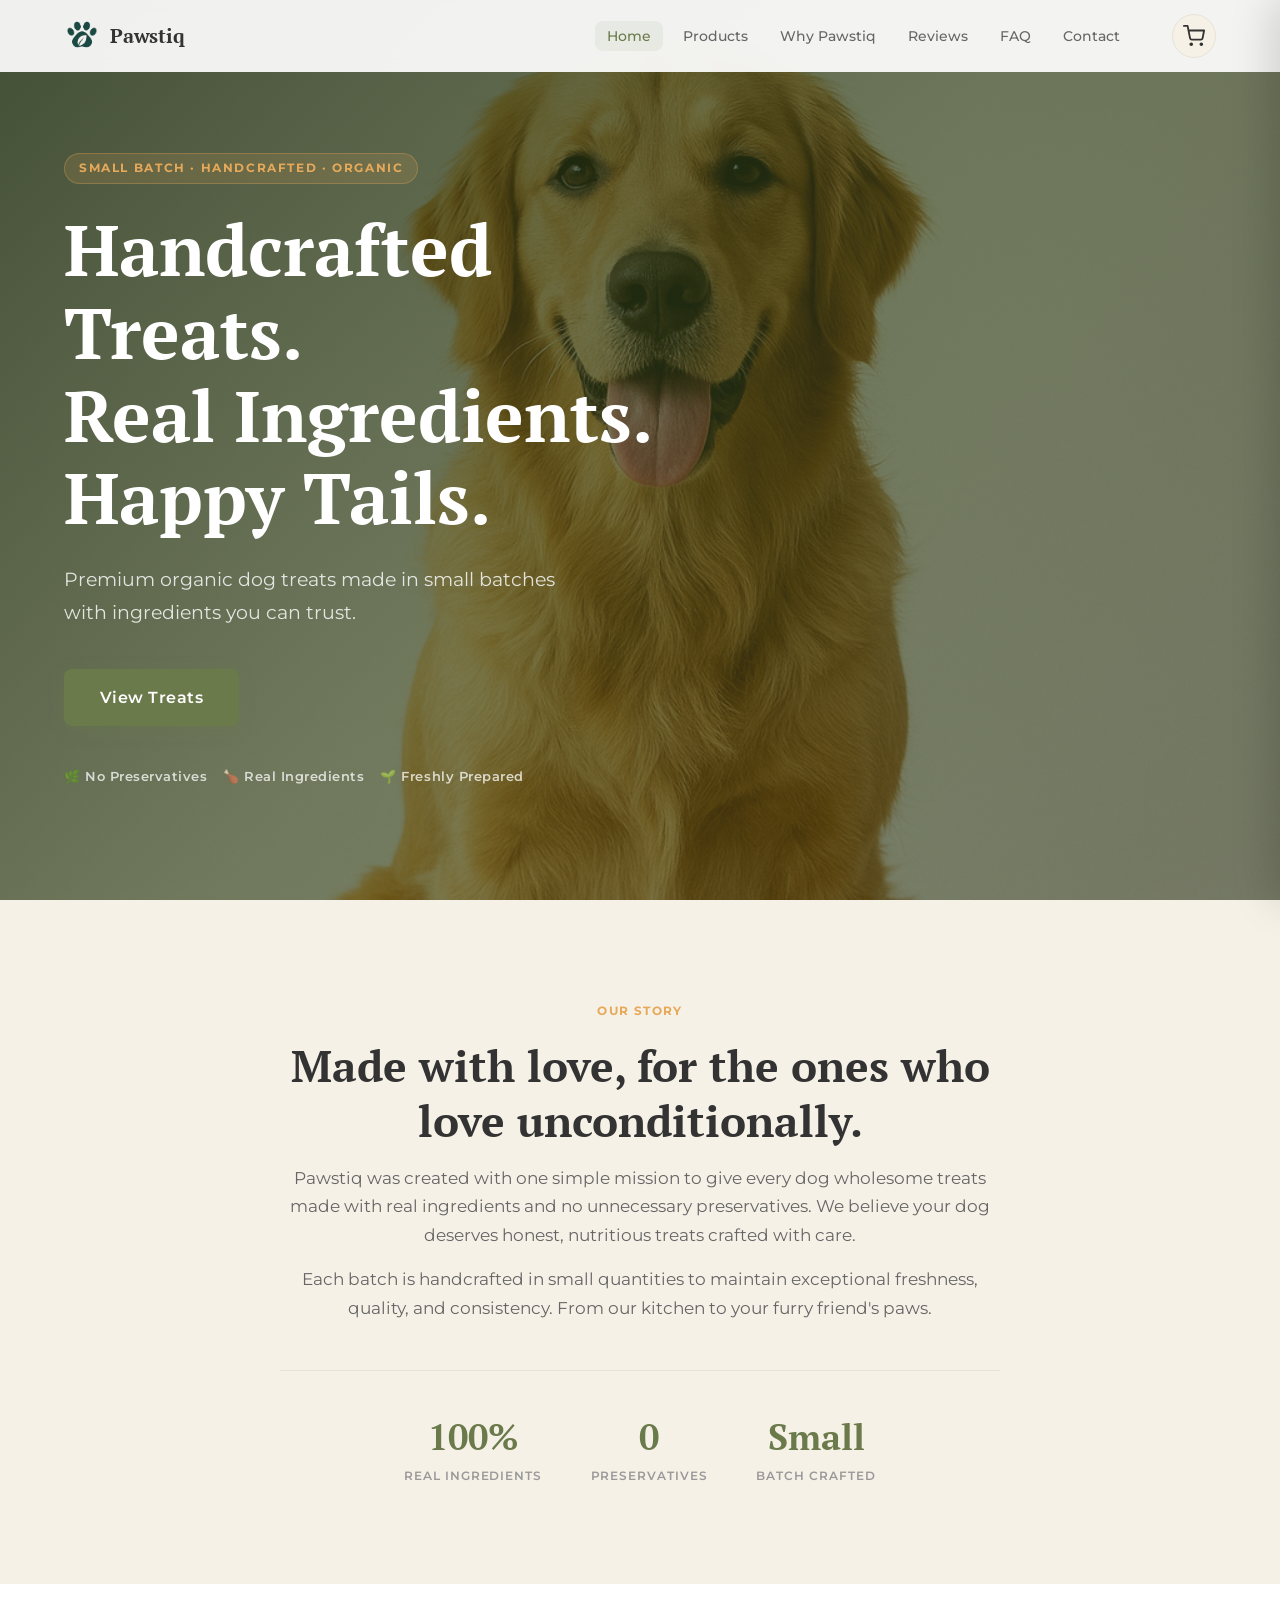
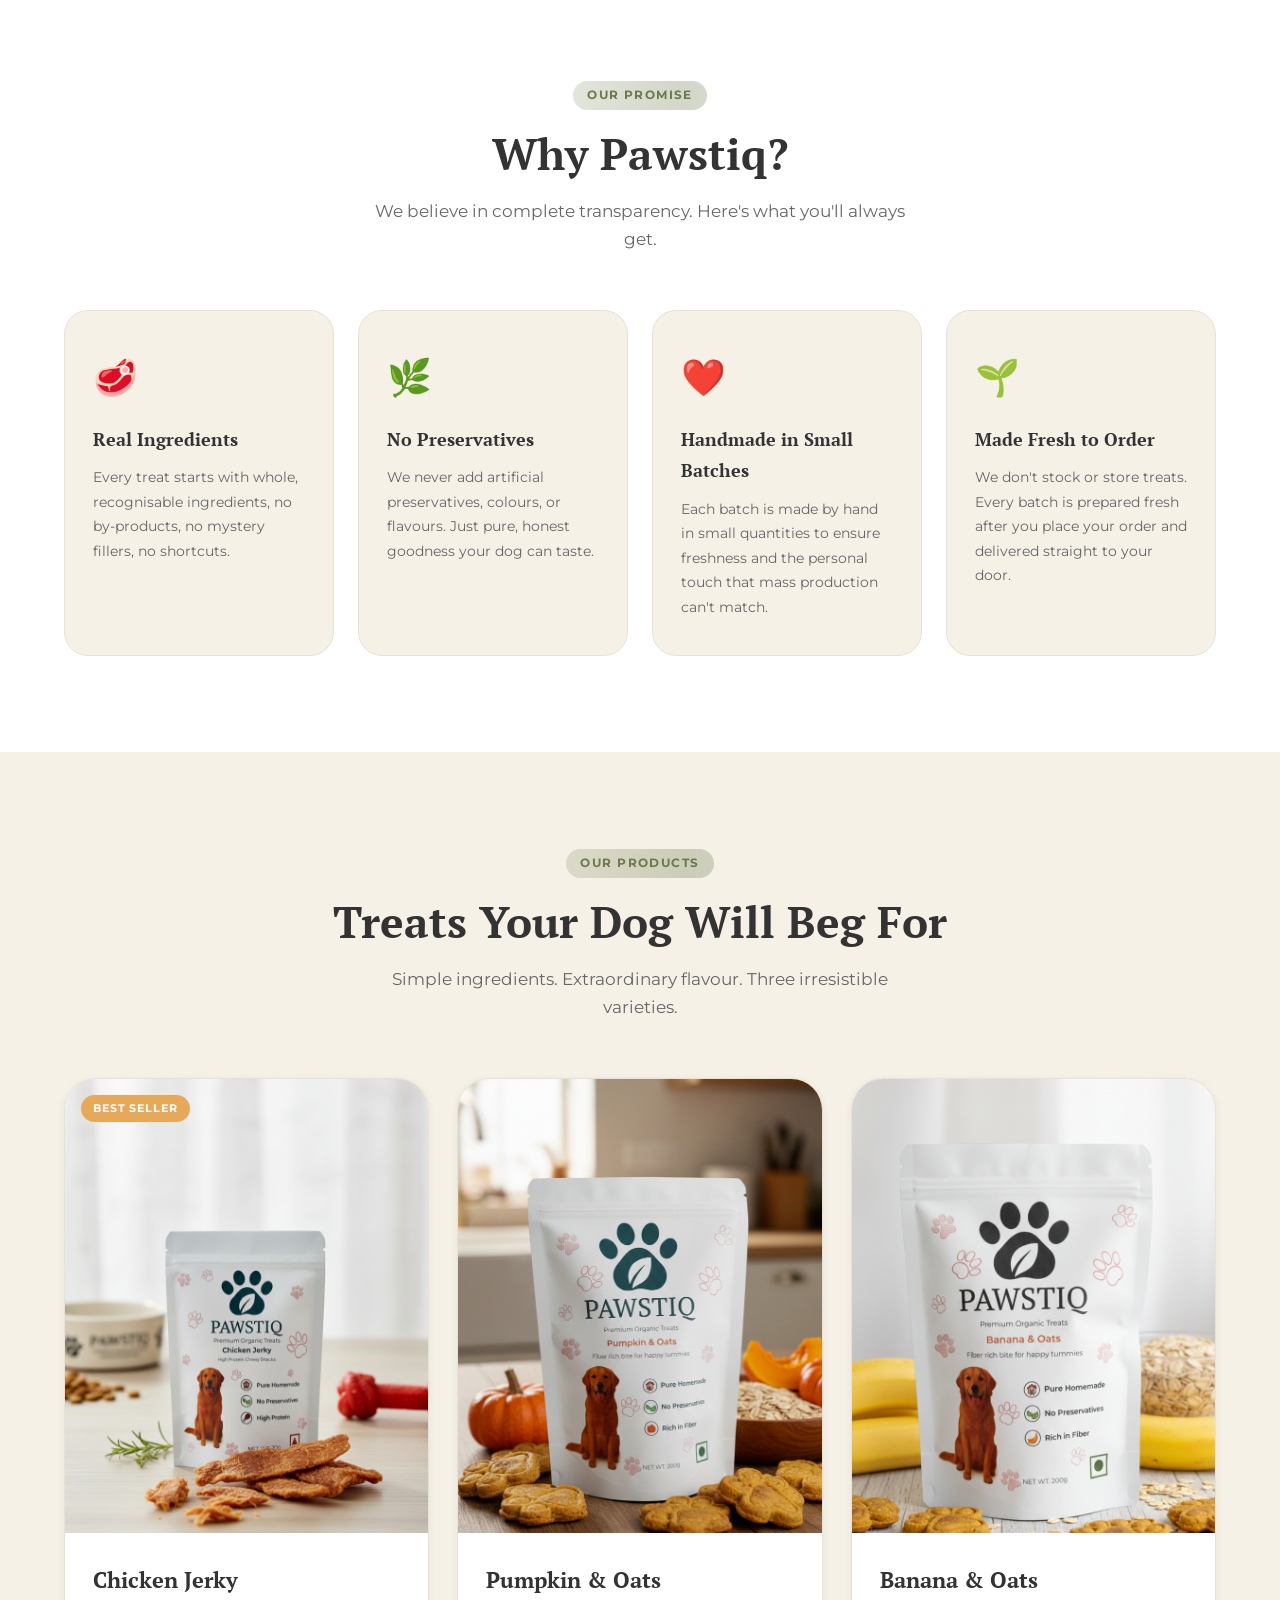
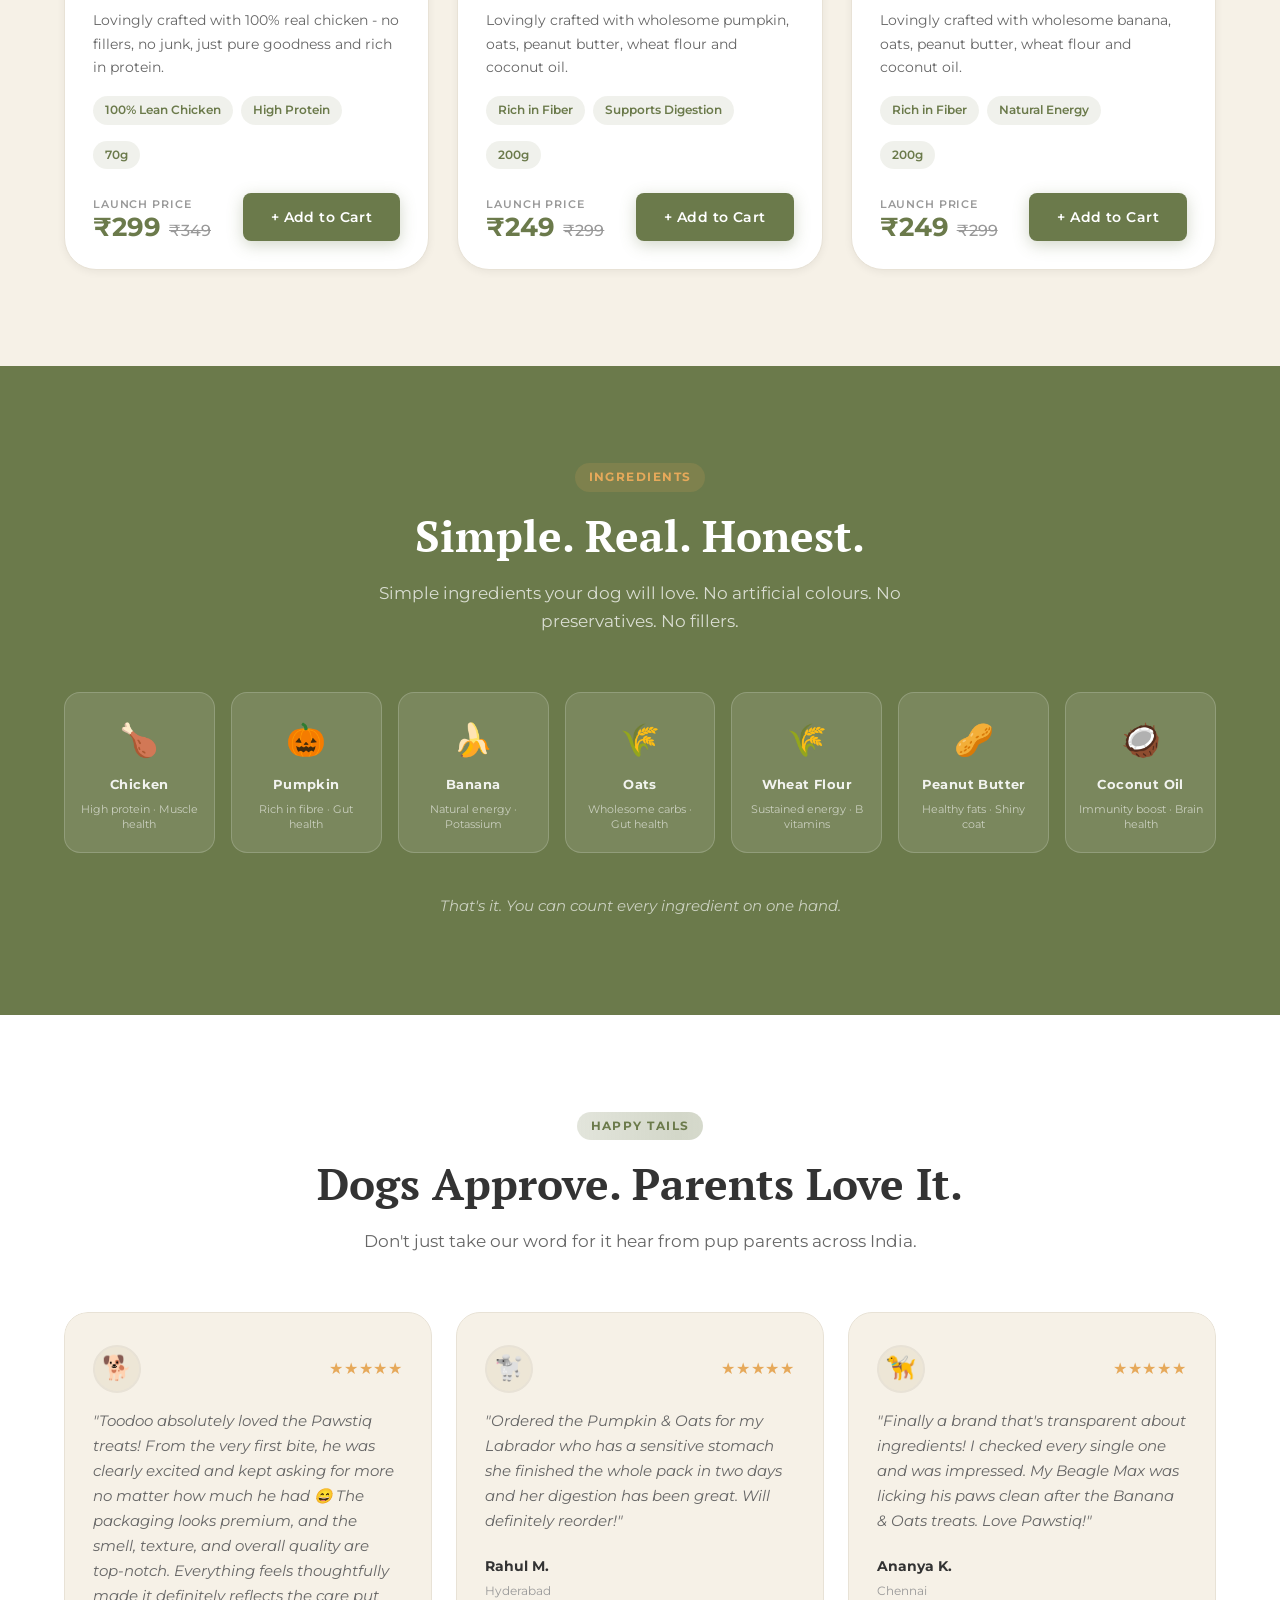
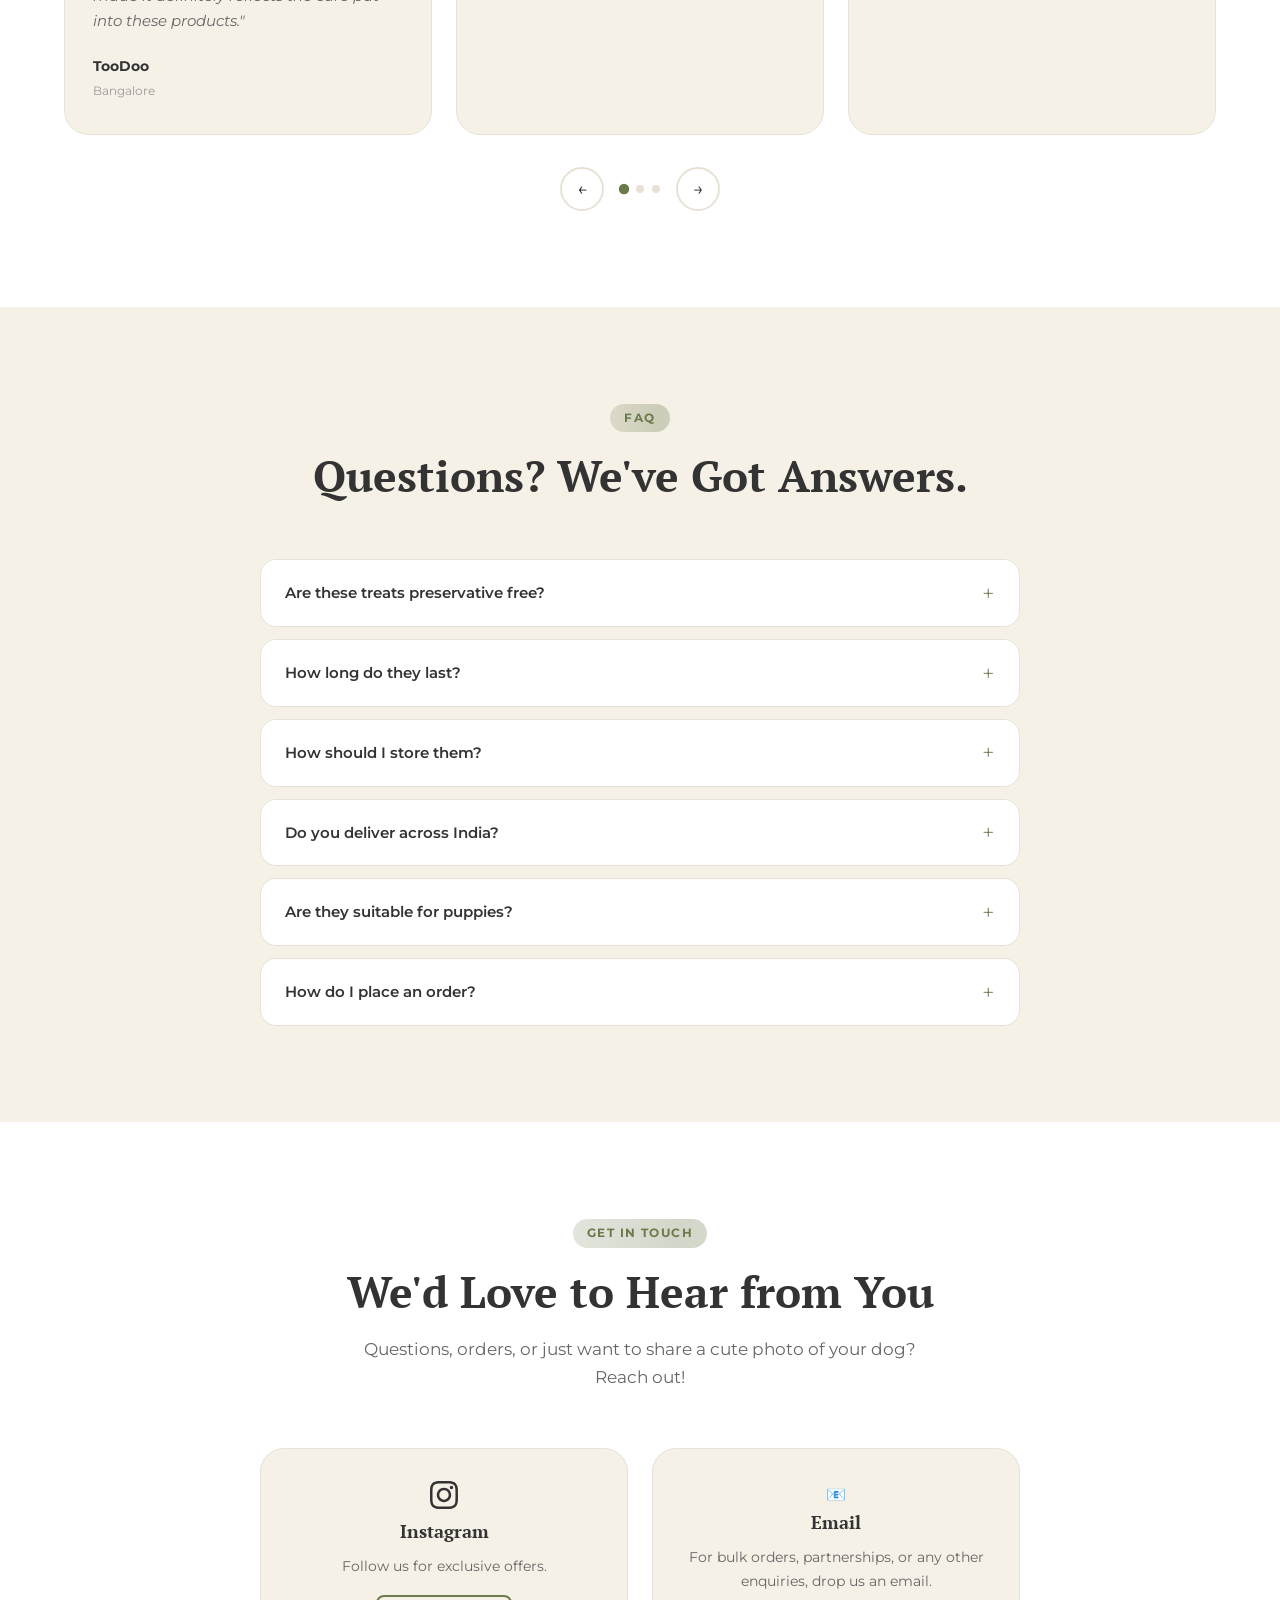
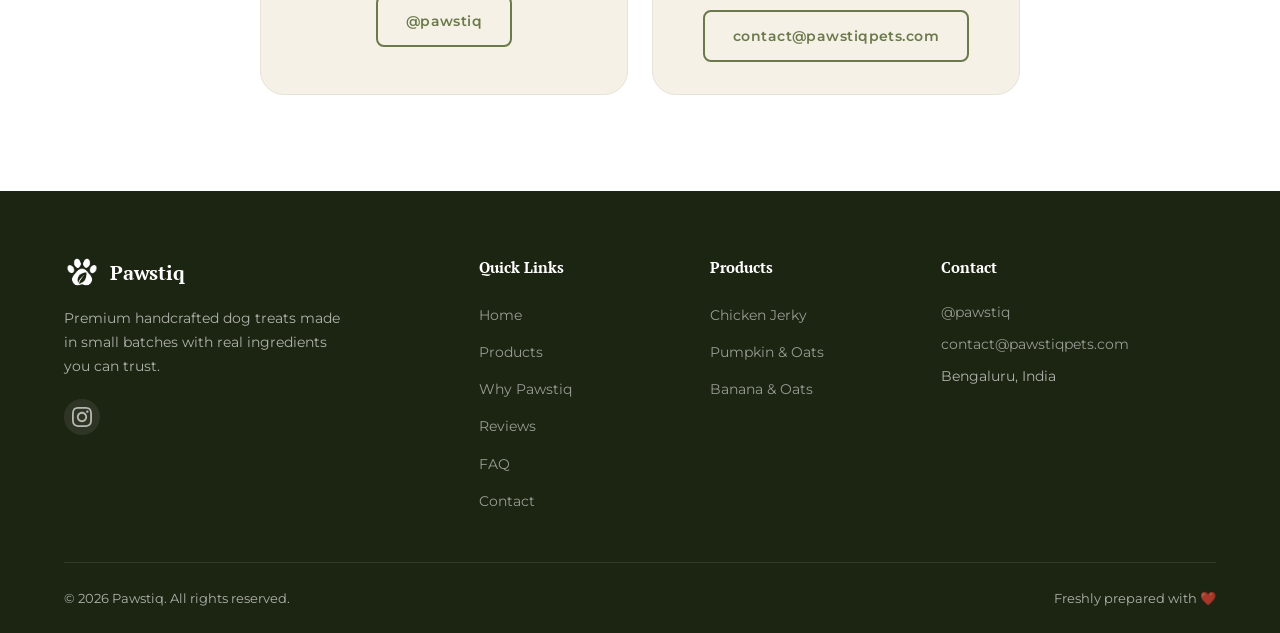
<file: index.html>
<!DOCTYPE html>
<html lang="en">
<head>
  <meta charset="UTF-8" />
  <meta name="viewport" content="width=device-width, initial-scale=1.0" />
  <title>Pawstiq | Premium Organic Dog Treats</title>
  <meta name="description" content="Premium handcrafted organic dog treats made with real ingredients. Chicken Jerky, Pumpkin & Oats and Banana & Oats." />
  <meta name="keywords" content="dog treats, organic dog treats, handmade dog treats, chicken jerky for dogs, pumpkin oats dog treats, banana oats dog treats, Pawstiq, Bengaluru" />
  <meta name="author" content="Pawstiq" />
  <meta name="robots" content="index, follow" />

  <meta name="google-site-verification" content="qmtzZspxphYjNKHafVCUJaqApBjXEeE32LxuYkVrZkg" />
  <meta name="google-site-verification" content="slt3DRukmqCg0naQA1ey-2kAKqR4JwqtKyMnm-3n_ss" />

  <!-- Open Graph -->
  <meta property="og:type" content="website" />
  <meta property="og:title" content="Pawstiq | Premium Organic Dog Treats" />
  <meta property="og:description" content="Premium handcrafted organic dog treats made with real ingredients. Chicken Jerky, Pumpkin & Oats and Banana & Oats." />
  <meta property="og:url" content="https://pawstiqpets.com" />
  <meta property="og:image" content="images/hero.png" />
  <meta property="og:site_name" content="Pawstiq" />

  <!-- Twitter Card -->
  <meta name="twitter:card" content="summary_large_image" />
  <meta name="twitter:title" content="Pawstiq | Premium Organic Dog Treats" />
  <meta name="twitter:description" content="Premium handcrafted organic dog treats made with real ingredients." />
  <meta name="twitter:image" content="images/hero.png" />

  <!-- Favicon -->
  <link rel="icon" type="image/png" href="assets/favicon.png" />
  <link rel="apple-touch-icon" href="assets/favicon.png" />

  <!-- Fonts -->
  <link rel="preconnect" href="https://fonts.googleapis.com" />
  <link rel="preconnect" href="https://fonts.gstatic.com" crossorigin />
  <link href="https://fonts.googleapis.com/css2?family=PT+Serif:ital,wght@0,400;0,700;1,400&family=Montserrat:wght@300;400;500;600;700&display=swap" rel="stylesheet" />

  <!-- Google Analytics -->
  <script async src="https://www.googletagmanager.com/gtag/js?id=G-WWGC5LHVJN"></script>
  <script>
    window.dataLayer = window.dataLayer || [];
    function gtag(){dataLayer.push(arguments);}
    gtag('js', new Date());
    gtag('config', 'G-WWGC5LHVJN');
  </script>

  <!-- Stylesheet -->
  <link rel="stylesheet" href="css/style.css" />
</head>
<body>

  <!-- ===== NAVBAR ===== -->
  <header class="navbar" id="navbar">
    <div class="nav-container">
      <a href="#home" class="nav-logo" aria-label="Pawstiq home">
        <img src="assets/logo.png" alt="" class="logo-img" width="36" height="36" />
        <span class="logo-wordmark">Pawstiq</span>
      </a>

      <nav class="nav-menu" id="navMenu" aria-label="Main navigation">
        <ul class="nav-list">
          <li><a href="#home" class="nav-link">Home</a></li>
          <li><a href="#products" class="nav-link">Products</a></li>
          <li><a href="#why-pawstiq" class="nav-link">Why Pawstiq</a></li>
          <li><a href="#reviews" class="nav-link">Reviews</a></li>
          <li><a href="#faq" class="nav-link">FAQ</a></li>
          <li><a href="#contact" class="nav-link">Contact</a></li>
        </ul>
      </nav>

      <button class="cart-btn" id="cartBtn" aria-label="Open cart">
        <svg width="22" height="22" viewBox="0 0 24 24" fill="none" stroke="currentColor" stroke-width="2" stroke-linecap="round" stroke-linejoin="round"><circle cx="9" cy="21" r="1"/><circle cx="20" cy="21" r="1"/><path d="M1 1h4l2.68 13.39a2 2 0 0 0 2 1.61h9.72a2 2 0 0 0 2-1.61L23 6H6"/></svg>
        <span class="cart-badge" id="cartBadge">0</span>
      </button>

      <button class="hamburger" id="hamburger" aria-label="Toggle menu" aria-expanded="false" aria-controls="navMenu">
        <span class="bar"></span>
        <span class="bar"></span>
        <span class="bar"></span>
      </button>
    </div>
  </header>

  <!-- ===== HERO ===== -->
  <section class="hero" id="home">
    <div class="hero-bg">
      <img src="images/hero.png" alt="Happy dog enjoying Pawstiq treats" class="hero-img" loading="eager" />
      <div class="hero-overlay"></div>
    </div>
    <div class="hero-content reveal">
      <span class="hero-tag">Small Batch · Handcrafted · Organic</span>
      <h1 class="hero-headline">
        Handcrafted Treats.<br />
        Real Ingredients.<br />
        Happy Tails.
      </h1>
      <p class="hero-sub">
        Premium organic dog treats made in small batches<br class="hide-mobile" />
        with ingredients you can trust.
      </p>
      <div class="hero-actions">
        <a href="#products" class="btn btn-primary btn-lg">View Treats</a>
      </div>
      <div class="hero-trust">
        <span>🌿 No Preservatives</span>
        <span>🍗 Real Ingredients</span>
        <span>🌱 Freshly Prepared</span>
      </div>
    </div>
  </section>

  <!-- ===== ABOUT ===== -->
  <section class="about section" id="about">
    <div class="container">
      <div class="about-inner reveal">
        <div class="about-badge">Our Story</div>
        <h2 class="section-title">Made with love, for the ones who love unconditionally.</h2>
        <p class="about-text">
          Pawstiq was created with one simple mission to give every dog wholesome treats made with real ingredients and no unnecessary preservatives. We believe your dog deserves honest, nutritious treats crafted with care.
        </p>
        <p class="about-text">
          Each batch is handcrafted in small quantities to maintain exceptional freshness, quality, and consistency. From our kitchen to your furry friend's paws.
        </p>
        <div class="about-stats">
          <div class="stat">
            <span class="stat-number">100%</span>
            <span class="stat-label">Real Ingredients</span>
          </div>
          <div class="stat">
            <span class="stat-number">0</span>
            <span class="stat-label">Preservatives</span>
          </div>
          <div class="stat">
            <span class="stat-number">Small</span>
            <span class="stat-label">Batch Crafted</span>
          </div>
        </div>
      </div>
    </div>
  </section>

  <!-- ===== OUR PROMISE ===== -->
  <section class="promise section" id="why-pawstiq">
    <div class="container">
      <div class="section-header reveal">
        <span class="section-tag">Our Promise</span>
        <h2 class="section-title">Why Pawstiq?</h2>
        <p class="section-subtitle">We believe in complete transparency. Here's what you'll always get.</p>
      </div>
      <div class="promise-grid">
        <div class="promise-card reveal">
          <div class="promise-icon">🥩</div>
          <h3>Real Ingredients</h3>
          <p>Every treat starts with whole, recognisable ingredients, no by-products, no mystery fillers, no shortcuts.</p>
        </div>
        <div class="promise-card reveal">
          <div class="promise-icon">🌿</div>
          <h3>No Preservatives</h3>
          <p>We never add artificial preservatives, colours, or flavours. Just pure, honest goodness your dog can taste.</p>
        </div>
        <div class="promise-card reveal">
          <div class="promise-icon">❤️</div>
          <h3>Handmade in Small Batches</h3>
          <p>Each batch is made by hand in small quantities to ensure freshness and the personal touch that mass production can't match.</p>
        </div>
        <div class="promise-card reveal">
          <div class="promise-icon">🌱</div>
          <h3>Made Fresh to Order</h3>
          <p>We don't stock or store treats. Every batch is prepared fresh after you place your order and delivered straight to your door.</p>
        </div>
      </div>
    </div>
  </section>

  <!-- ===== PRODUCTS ===== -->
  <section class="products section" id="products">
    <div class="container">
      <div class="section-header reveal">
        <span class="section-tag">Our Products</span>
        <h2 class="section-title">Treats Your Dog Will Beg For</h2>
        <p class="section-subtitle">Simple ingredients. Extraordinary flavour. Three irresistible varieties.</p>
      </div>
      <div class="products-grid">

        <!-- Chicken Jerky -->
        <div class="product-card reveal">
          <div class="product-badge">Best Seller</div>
          <a href="products/chicken-jerky.html" class="product-image-wrap">
            <img src="images/chicken.png" alt="Chicken Jerky dog treats" class="product-img" loading="lazy" />
          </a>
          <div class="product-body">
            <h3 class="product-name">Chicken Jerky</h3>
            <p class="product-desc">Lovingly crafted with 100% real chicken - no fillers, no junk, just pure goodness and rich in protein.</p>
            <ul class="product-tags">
              <li>100% Lean Chicken</li>
              <li>High Protein</li>
              <li>70g</li>
            </ul>
            <div class="product-footer">
              <span class="product-price">
                <span class="price-label">Launch Price</span>
                <span class="price-value">₹299 <span class="price-mrp">₹349</span></span>
              </span>
              <div class="cart-action-wrap" data-id="chicken">
                <button class="btn btn-primary add-to-cart-btn" data-id="chicken" data-name="Chicken Jerky" data-price="299" data-weight="70g">+ Add to Cart</button>
              </div>
            </div>
          </div>
        </div>

        <!-- Pumpkin & Oats -->
        <div class="product-card reveal">
          <a href="products/pumpkin-oats.html" class="product-image-wrap">
            <img src="images/pumpkin.png" alt="Pumpkin and Oats dog treats" class="product-img" loading="lazy" />
          </a>
          <div class="product-body">
            <h3 class="product-name">Pumpkin & Oats</h3>
            <p class="product-desc">Lovingly crafted with wholesome pumpkin, oats, peanut butter, wheat flour and coconut oil.</p>
            <ul class="product-tags">
              <li>Rich in Fiber</li>
              <li>Supports Digestion</li>
              <li>200g</li>
            </ul>
            <div class="product-footer">
              <span class="product-price">
                <span class="price-label">Launch Price</span>
                <span class="price-value">₹249 <span class="price-mrp">₹299</span></span>
              </span>
              <div class="cart-action-wrap" data-id="pumpkin">
                <button class="btn btn-primary add-to-cart-btn" data-id="pumpkin" data-name="Pumpkin & Oats" data-price="249" data-weight="200g">+ Add to Cart</button>
              </div>
            </div>
          </div>
        </div>

        <!-- Banana & Oats -->
        <div class="product-card reveal">
          <a href="products/banana-oats.html" class="product-image-wrap">
            <img src="images/banana.png" alt="Banana and Oats dog treats" class="product-img" loading="lazy" />
          </a>
          <div class="product-body">
            <h3 class="product-name">Banana & Oats</h3>
            <p class="product-desc">Lovingly crafted with wholesome banana, oats, peanut butter, wheat flour and coconut oil.</p>
            <ul class="product-tags">
              <li>Rich in Fiber</li>
              <li>Natural Energy</li>
              <li>200g</li>
            </ul>
            <div class="product-footer">
              <span class="product-price">
                <span class="price-label">Launch Price</span>
                <span class="price-value">₹249 <span class="price-mrp">₹299</span></span>
              </span>
              <div class="cart-action-wrap" data-id="banana">
                <button class="btn btn-primary add-to-cart-btn" data-id="banana" data-name="Banana & Oats" data-price="249" data-weight="200g">+ Add to Cart</button>
              </div>
            </div>
          </div>
        </div>

      </div>
    </div>
  </section>

  <!-- ===== INGREDIENTS ===== -->
  <section class="ingredients section" id="ingredients">
    <div class="container">
      <div class="section-header reveal">
        <span class="section-tag">Ingredients</span>
        <h2 class="section-title">Simple. Real. Honest.</h2>
        <p class="section-subtitle">
          Simple ingredients your dog will love. No artificial colours. No preservatives. No fillers.
        </p>
      </div>
      <div class="ingredients-grid">
        <div class="ingredient reveal">
          <span class="ingredient-icon">🍗</span>
          <span class="ingredient-name">Chicken</span>
          <span class="ingredient-benefit">High protein · Muscle health</span>
        </div>
        <div class="ingredient reveal">
          <span class="ingredient-icon">🎃</span>
          <span class="ingredient-name">Pumpkin</span>
          <span class="ingredient-benefit">Rich in fibre · Gut health</span>
        </div>
        <div class="ingredient reveal">
          <span class="ingredient-icon">🍌</span>
          <span class="ingredient-name">Banana</span>
          <span class="ingredient-benefit">Natural energy · Potassium</span>
        </div>
        <div class="ingredient reveal">
          <span class="ingredient-icon">🌾</span>
          <span class="ingredient-name">Oats</span>
          <span class="ingredient-benefit">Wholesome carbs · Gut health</span>
        </div>
        <div class="ingredient reveal">
          <span class="ingredient-icon">🌾</span>
          <span class="ingredient-name">Wheat Flour</span>
          <span class="ingredient-benefit">Sustained energy · B vitamins</span>
        </div>
        <div class="ingredient reveal">
          <span class="ingredient-icon">🥜</span>
          <span class="ingredient-name">Peanut Butter</span>
          <span class="ingredient-benefit">Healthy fats · Shiny coat</span>
        </div>
        <div class="ingredient reveal">
          <span class="ingredient-icon">🥥</span>
          <span class="ingredient-name">Coconut Oil</span>
          <span class="ingredient-benefit">Immunity boost · Brain health</span>
        </div>
      </div>
      <p class="ingredients-note reveal">That's it. You can count every ingredient on one hand.</p>
    </div>
  </section>

  <!-- ===== TESTIMONIALS ===== -->
  <section class="reviews section" id="reviews">
    <div class="container">
      <div class="section-header reveal">
        <span class="section-tag">Happy Tails</span>
        <h2 class="section-title">Dogs Approve. Parents Love It.</h2>
        <p class="section-subtitle">Don't just take our word for it hear from pup parents across India.</p>
      </div>

      <div class="testimonials-slider" id="testimonialsSlider">
        <div class="testimonials-track" id="testimonialsTrack">

          <div class="testimonial-card">
            <div class="testimonial-top">
              <div class="testimonial-avatar">
                <span>🐕</span>
              </div>
              <div class="testimonial-stars">★★★★★</div>
            </div>
            <p class="testimonial-text">"Toodoo absolutely loved the Pawstiq treats! From the very first bite, he was clearly excited and kept asking for more no matter how much he had 😄 The packaging looks premium, and the smell, texture, and overall quality are top-notch. Everything feels thoughtfully made it definitely reflects the care put into these products."</p>
            <div class="testimonial-author">
              <span class="author-name">TooDoo</span>
              <span class="author-location">Bangalore</span>
            </div>
          </div>

          <div class="testimonial-card">
            <div class="testimonial-top">
              <div class="testimonial-avatar">
                <span>🐩</span>
              </div>
              <div class="testimonial-stars">★★★★★</div>
            </div>
            <p class="testimonial-text">"Ordered the Pumpkin & Oats for my Labrador who has a sensitive stomach she finished the whole pack in two days and her digestion has been great. Will definitely reorder!"</p>
            <div class="testimonial-author">
              <span class="author-name">Rahul M.</span>
              <span class="author-location">Hyderabad</span>
            </div>
          </div>

          <div class="testimonial-card">
            <div class="testimonial-top">
              <div class="testimonial-avatar">
                <span>🦮</span>
              </div>
              <div class="testimonial-stars">★★★★★</div>
            </div>
            <p class="testimonial-text">"Finally a brand that's transparent about ingredients! I checked every single one and was impressed. My Beagle Max was licking his paws clean after the Banana & Oats treats. Love Pawstiq!"</p>
            <div class="testimonial-author">
              <span class="author-name">Ananya K.</span>
              <span class="author-location">Chennai</span>
            </div>
          </div>

          <div class="testimonial-card">
            <div class="testimonial-top">
              <div class="testimonial-avatar">
                <span>🐶</span>
              </div>
              <div class="testimonial-stars">★★★★★</div>
            </div>
            <p class="testimonial-text">"The packaging is beautiful and the treats are even better. My vet actually approved the ingredient list! The chicken jerky is now a permanent part of Luna's routine."</p>
            <div class="testimonial-author">
              <span class="author-name">Vikram P.</span>
              <span class="author-location">Bangalore</span>
            </div>
          </div>

          <div class="testimonial-card">
            <div class="testimonial-top">
              <div class="testimonial-avatar">
                <span>🐕‍🦺</span>
              </div>
              <div class="testimonial-stars">★★★★★</div>
            </div>
            <p class="testimonial-text">"Simple ingredients, great quality, and our dog absolutely loved it. Highly recommend Pawstiq to every pet parent!"</p>
            <div class="testimonial-author">
              <span class="author-name">A Happy Pawrent</span>
              <span class="author-location">Bengaluru</span>
            </div>
          </div>

        </div>
      </div>

      <div class="slider-controls">
        <button class="slider-btn" id="prevBtn" aria-label="Previous review">&#8592;</button>
        <div class="slider-dots" id="sliderDots"></div>
        <button class="slider-btn" id="nextBtn" aria-label="Next review">&#8594;</button>
      </div>
    </div>
  </section>

  <!-- ===== FAQ ===== -->
  <section class="faq section" id="faq">
    <div class="container">
      <div class="section-header reveal">
        <span class="section-tag">FAQ</span>
        <h2 class="section-title">Questions? We've Got Answers.</h2>
      </div>
      <div class="faq-list">

        <div class="faq-item reveal">
          <button class="faq-question" aria-expanded="false">
            Are these treats preservative free?
            <span class="faq-icon">+</span>
          </button>
          <div class="faq-answer">
            <p>Yes, absolutely! All Pawstiq treats are made with zero artificial preservatives, colours, or flavours. We use only natural, whole ingredients the kind you'd find in your own kitchen. The treats are air-dried or baked to extend shelf life naturally.</p>
          </div>
        </div>

        <div class="faq-item reveal">
          <button class="faq-question" aria-expanded="false">
            How long do they last?
            <span class="faq-icon">+</span>
          </button>
          <div class="faq-answer">
            <p>Pawstiq treats stay fresh for up to 6 months from the date of packaging when stored properly. Once opened, best consumed within 15-30 days. We recommend storing in a cool, dry place away from direct sunlight.</p>
          </div>
        </div>

        <div class="faq-item reveal">
          <button class="faq-question" aria-expanded="false">
            How should I store them?
            <span class="faq-icon">+</span>
          </button>
          <div class="faq-answer">
            <p>Store in an airtight container in a cool, dry place. For maximum freshness, you can also refrigerate the treats especially during warm months. Avoid exposing them to moisture or direct sunlight.</p>
          </div>
        </div>

        <div class="faq-item reveal">
          <button class="faq-question" aria-expanded="false">
            Do you deliver across India?
            <span class="faq-icon">+</span>
          </button>
          <div class="faq-answer">
            <p>Yes! We currently deliver across most major cities in India. Shipping timelines vary by location typically 3-7 business days.</p>
          </div>
        </div>

        <div class="faq-item reveal">
          <button class="faq-question" aria-expanded="false">
            Are they suitable for puppies?
            <span class="faq-icon">+</span>
          </button>
          <div class="faq-answer">
            <p>Pawstiq treats are generally suitable for dogs over 4 months old. For puppies, we recommend starting with smaller portions and monitoring for any reactions. As always, consult your vet if your puppy has any known allergies or health conditions.</p>
          </div>
        </div>

        <div class="faq-item reveal">
          <button class="faq-question" aria-expanded="false">
            How do I place an order?
            <span class="faq-icon">+</span>
          </button>
          <div class="faq-answer">
            <p>It's easy! Add the <strong>Products</strong> in the cart, fill in your details and submit. We'll contact you and share payment details.</p>
          </div>
        </div>

      </div>
    </div>
  </section>

  <!-- ===== CONTACT ===== -->
  <section class="contact section" id="contact">
    <div class="container">
      <div class="section-header reveal">
        <span class="section-tag">Get in Touch</span>
        <h2 class="section-title">We'd Love to Hear from You</h2>
        <p class="section-subtitle">Questions, orders, or just want to share a cute photo of your dog? Reach out!</p>
      </div>

      <div class="contact-grid">
        <div class="contact-card reveal">
          <div class="contact-icon"><svg width="28" height="28" viewBox="0 0 24 24" fill="currentColor"><path d="M12 2.163c3.204 0 3.584.012 4.85.07 3.252.148 4.771 1.691 4.919 4.919.058 1.265.069 1.645.069 4.849 0 3.205-.012 3.584-.069 4.849-.149 3.225-1.664 4.771-4.919 4.919-1.266.058-1.644.07-4.85.07-3.204 0-3.584-.012-4.849-.07-3.26-.149-4.771-1.699-4.919-4.92-.058-1.265-.07-1.644-.07-4.849 0-3.204.013-3.583.07-4.849.149-3.227 1.664-4.771 4.919-4.919 1.266-.057 1.645-.069 4.849-.069zm0-2.163c-3.259 0-3.667.014-4.947.072-4.358.2-6.78 2.618-6.98 6.98-.059 1.281-.073 1.689-.073 4.948 0 3.259.014 3.668.072 4.948.2 4.358 2.618 6.78 6.98 6.98 1.281.058 1.689.072 4.948.072 3.259 0 3.668-.014 4.948-.072 4.354-.2 6.782-2.618 6.979-6.98.059-1.28.073-1.689.073-4.948 0-3.259-.014-3.667-.072-4.947-.196-4.354-2.617-6.78-6.979-6.98-1.281-.059-1.69-.073-4.949-.073zm0 5.838c-3.403 0-6.162 2.759-6.162 6.162s2.759 6.163 6.162 6.163 6.162-2.759 6.162-6.163c0-3.403-2.759-6.162-6.162-6.162zm0 10.162c-2.209 0-4-1.79-4-4 0-2.209 1.791-4 4-4s4 1.791 4 4c0 2.21-1.791 4-4 4zm6.406-11.845c-.796 0-1.441.645-1.441 1.44s.645 1.44 1.441 1.44c.795 0 1.439-.645 1.439-1.44s-.644-1.44-1.439-1.44z"/></svg></div>
          <h3>Instagram</h3>
          <p>Follow us for exclusive offers.</p>
          <a href="https://www.instagram.com/pawstiq" target="_blank" rel="noopener noreferrer" class="btn btn-outline">@pawstiq</a>
        </div>
        <div class="contact-card reveal">
          <div class="contact-icon">📧</div>
          <h3>Email</h3>
          <p>For bulk orders, partnerships, or any other enquiries, drop us an email.</p>
          <a href="mailto:contact@pawstiqpets.com" class="btn btn-outline">contact@pawstiqpets.com</a>
        </div>
      </div>
    </div>
  </section>

  <!-- ===== FOOTER ===== -->
  <footer class="footer">
    <div class="container">
      <div class="footer-grid">
        <div class="footer-brand">
          <div class="footer-logo-wrap">
            <img src="assets/logo.png" alt="" class="footer-logo" width="36" height="36" loading="lazy" />
            <span class="footer-logo-wordmark">Pawstiq</span>
          </div>
          <p>Premium handcrafted dog treats made in small batches with real ingredients you can trust.</p>
          <div class="footer-socials">
            <a href="https://www.instagram.com/pawstiq" target="_blank" rel="noopener noreferrer" aria-label="Instagram">
              <svg width="20" height="20" viewBox="0 0 24 24" fill="currentColor"><path d="M12 2.163c3.204 0 3.584.012 4.85.07 3.252.148 4.771 1.691 4.919 4.919.058 1.265.069 1.645.069 4.849 0 3.205-.012 3.584-.069 4.849-.149 3.225-1.664 4.771-4.919 4.919-1.266.058-1.644.07-4.85.07-3.204 0-3.584-.012-4.849-.07-3.26-.149-4.771-1.699-4.919-4.92-.058-1.265-.07-1.644-.07-4.849 0-3.204.013-3.583.07-4.849.149-3.227 1.664-4.771 4.919-4.919 1.266-.057 1.645-.069 4.849-.069zm0-2.163c-3.259 0-3.667.014-4.947.072-4.358.2-6.78 2.618-6.98 6.98-.059 1.281-.073 1.689-.073 4.948 0 3.259.014 3.668.072 4.948.2 4.358 2.618 6.78 6.98 6.98 1.281.058 1.689.072 4.948.072 3.259 0 3.668-.014 4.948-.072 4.354-.2 6.782-2.618 6.979-6.98.059-1.28.073-1.689.073-4.948 0-3.259-.014-3.667-.072-4.947-.196-4.354-2.617-6.78-6.979-6.98-1.281-.059-1.69-.073-4.949-.073zm0 5.838c-3.403 0-6.162 2.759-6.162 6.162s2.759 6.163 6.162 6.163 6.162-2.759 6.162-6.163c0-3.403-2.759-6.162-6.162-6.162zm0 10.162c-2.209 0-4-1.79-4-4 0-2.209 1.791-4 4-4s4 1.791 4 4c0 2.21-1.791 4-4 4zm6.406-11.845c-.796 0-1.441.645-1.441 1.44s.645 1.44 1.441 1.44c.795 0 1.439-.645 1.439-1.44s-.644-1.44-1.439-1.44z"/></svg>
            </a>
          </div>
        </div>

        <div class="footer-links">
          <h4>Quick Links</h4>
          <ul>
            <li><a href="#home">Home</a></li>
            <li><a href="#products">Products</a></li>
            <li><a href="#why-pawstiq">Why Pawstiq</a></li>
            <li><a href="#reviews">Reviews</a></li>
            <li><a href="#faq">FAQ</a></li>
            <li><a href="#contact">Contact</a></li>
          </ul>
        </div>

        <div class="footer-links">
          <h4>Products</h4>
          <ul>
            <li><a href="#products">Chicken Jerky</a></li>
            <li><a href="#products">Pumpkin & Oats</a></li>
            <li><a href="#products">Banana & Oats</a></li>
          </ul>
        </div>

        <div class="footer-contact">
          <h4>Contact</h4>
          <p><a href="https://www.instagram.com/pawstiq" target="_blank" rel="noopener noreferrer">@pawstiq</a></p>
          <p><a href="mailto:contact@pawstiqpets.com">contact@pawstiqpets.com</a></p>
          <p>Bengaluru, India</p>
        </div>
      </div>

      <div class="footer-bottom">
        <p>&copy; 2026 Pawstiq. All rights reserved.</p>
        <p>Freshly prepared with ❤️</p>
      </div>
    </div>
  </footer>

  <!-- ===== CART DRAWER ===== -->
  <div class="cart-overlay" id="cartOverlay"></div>
  <div class="cart-drawer" id="cartDrawer" aria-label="Shopping cart">
    <div class="cart-header">
      <h2 class="cart-title">Your Cart</h2>
      <button class="cart-close" id="cartClose" aria-label="Close cart">&times;</button>
    </div>
    <div class="cart-empty" id="cartEmpty">
      <span>🐾</span>
      <p>Your cart is empty</p>
      <button class="btn btn-outline" id="cartShopLink">Browse Treats</button>
    </div>
    <div class="cart-items" id="cartItems"></div>
    <div class="cart-footer" id="cartFooter">
      <div class="cart-subtotal-row">
        <span>Subtotal</span>
        <span id="cartSubtotal">₹0</span>
      </div>
      <div class="cart-shipping-row" id="cartShippingRow">
        <span>Shipping</span>
        <span id="cartShipping">₹50</span>
      </div>
      <div class="cart-free-shipping" id="cartFreeShipping">
        🎉 Free shipping on this order!
      </div>
      <div class="cart-total-row">
        <span>Total</span>
        <span id="cartTotal">₹0</span>
      </div>
      <button class="btn btn-outline" id="cartAddMore">+ Add More Items</button>
      <button class="btn btn-primary btn-lg cart-checkout-btn" id="cartCheckoutBtn">Proceed to Checkout</button>
    </div>
  </div>

  <!-- ===== ORDER MODAL ===== -->
  <div class="order-modal-overlay" id="orderModal" role="dialog" aria-modal="true" aria-label="Place your order">
    <div class="order-modal">
      <button class="order-modal-close" id="orderModalClose" aria-label="Close">&times;</button>
      <span class="section-tag">Place Your Order</span>
      <h2 class="order-modal-title">We'll confirm your order shortly</h2>
      <p class="order-modal-subtitle">Fill in your details - we'll reach out to confirm and share payment info.</p>

      <form class="order-form" id="orderForm" novalidate>

        <div class="form-group">
          <label for="of-name">Your Name *</label>
          <input type="text" id="of-name" name="name" placeholder="e.g. Your Name" required />
        </div>
        <div class="form-group">
          <label for="of-phone">Phone Number *</label>
          <input type="tel" id="of-phone" name="phone" placeholder="e.g. 9876543210" required />
        </div>
        <div class="form-group">
          <label for="of-email">Email Address <span class="form-optional">(optional)</span></label>
          <input type="email" id="of-email" name="email" placeholder="e.g. ....@gmail.com" />
        </div>
        <div class="form-group">
          <label for="of-address">House / Flat No. & Street *</label>
          <textarea id="of-address" name="address" rows="2" placeholder="e.g. 12, 3rd Cross, MG Road" required></textarea>
        </div>
        <div class="form-row">
          <div class="form-group">
            <label for="of-city">City *</label>
            <input type="text" id="of-city" name="city" placeholder="e.g. Bengaluru" required />
          </div>
          <div class="form-group">
            <label for="of-state">State *</label>
            <input type="text" id="of-state" name="state" placeholder="e.g. Karnataka" required />
          </div>
          <div class="form-group">
            <label for="of-pincode">Pincode *</label>
            <input type="text" id="of-pincode" name="pincode" placeholder="e.g. 560001" required maxlength="6" />
          </div>
        </div>

        <div class="form-group">
          <label for="of-referral">Referral Code <span class="form-optional">(optional)</span></label>
          <div class="referral-input-wrap">
            <input type="text" id="of-referral" name="referral" placeholder="e.g. ...." autocomplete="off" />
            <button type="button" id="applyReferral" class="btn btn-outline btn-sm">Apply</button>
          </div>
          <p class="referral-feedback" id="referralFeedback"></p>
        </div>

        <div class="form-group">
          <label for="of-notes">Special Instructions <span class="form-optional">(optional)</span></label>
          <textarea id="of-notes" name="notes" rows="2" placeholder="Any allergies, delivery preferences, etc."></textarea>
        </div>

        <div class="form-error" id="formError"></div>

        <button type="submit" class="btn btn-primary btn-lg form-submit" id="formSubmit">
          Review Order →
        </button>
      </form>

      <!-- Confirmation step -->
      <div class="order-confirm" id="orderConfirm">
        <span class="section-tag">Confirm Your Order</span>
        <h3 class="order-modal-title">Looks good?</h3>
        <div class="confirm-summary" id="confirmSummary"></div>
        <div class="confirm-actions">
          <button class="btn btn-outline" id="confirmBack">← Edit</button>
          <button class="btn btn-primary" id="confirmSubmit">Yes, Place Order</button>
        </div>
        <div class="form-error" id="confirmError"></div>
      </div>

      <!-- Success state -->
      <div class="order-success" id="orderSuccess">
        <div class="order-success-icon">🐾</div>
        <h3>Order Received!</h3>
        <p class="success-order-id">Order ID: <strong id="successOrderId"></strong></p>
        <p>Thank you! We'll contact you shortly on <strong id="successPhone"></strong> to confirm your order and share payment details.</p>
        <button class="btn btn-outline" id="orderSuccessClose">Close</button>
      </div>

    </div>
  </div>

  <!-- ===== BACK TO TOP ===== -->
  <button class="back-to-top" id="backToTop" aria-label="Back to top">&#8593;</button>

  <!-- Script -->
  <script src="js/script.js" defer></script>
</body>
</html>
</file>
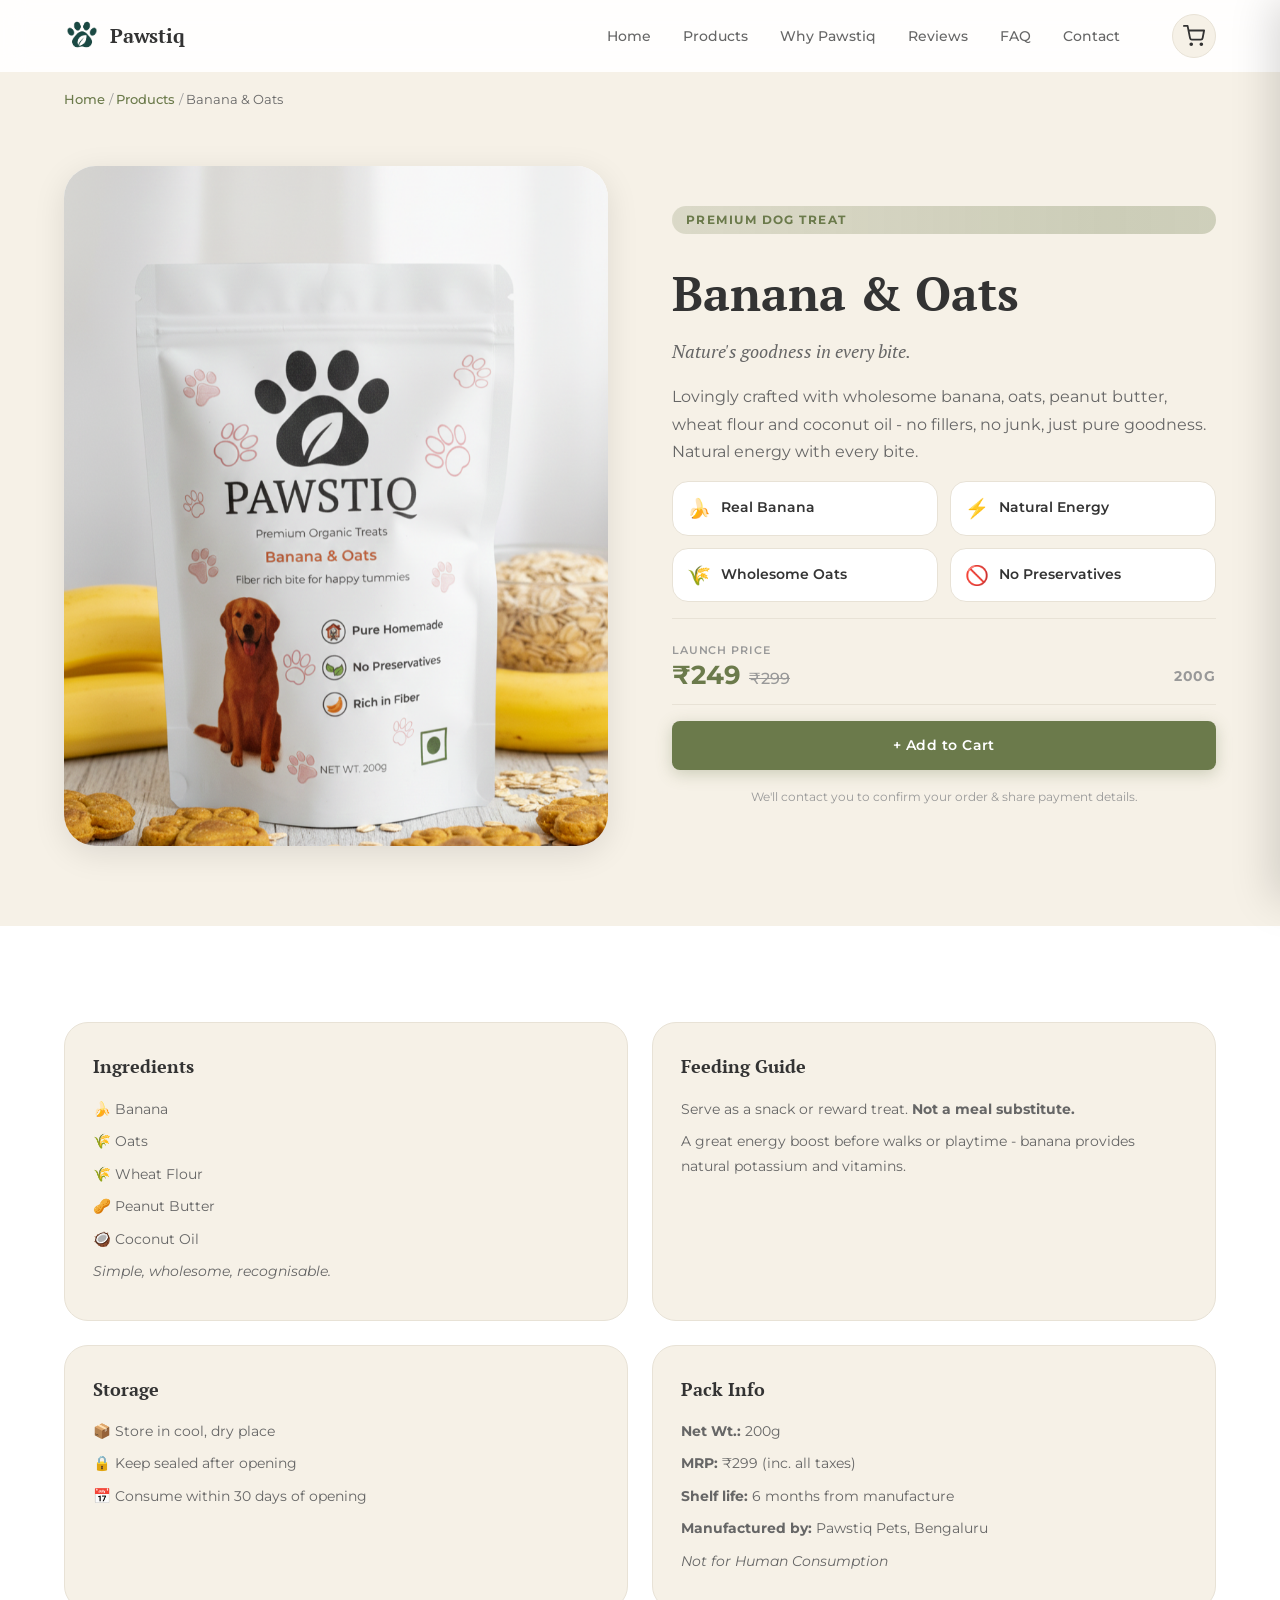
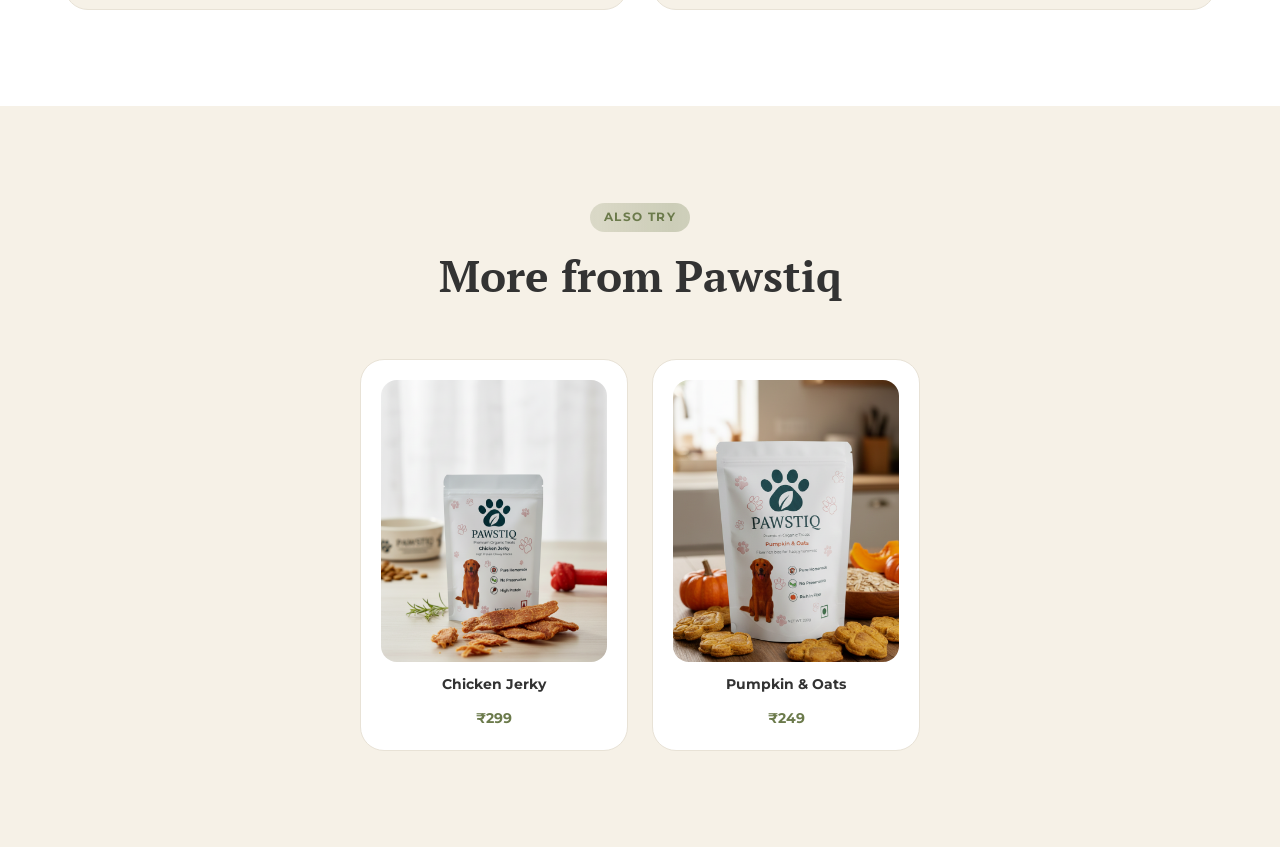
<file: products/banana-oats.html>
<!DOCTYPE html>
<html lang="en">
<head>
  <meta charset="UTF-8" />
  <meta name="viewport" content="width=device-width, initial-scale=1.0" />
  <title>Banana & Oats | Pawstiq Premium Organic Dog Treats</title>
  <meta name="description" content="Pawstiq Banana & Oats - banana, oats, wheat flour, peanut butter, coconut oil. Rich in fiber, natural energy. 200g for ₹249." />
  <link rel="icon" type="image/png" href="../assets/favicon.png" />
  <link rel="preconnect" href="https://fonts.googleapis.com" />
  <link rel="preconnect" href="https://fonts.gstatic.com" crossorigin />
  <link href="https://fonts.googleapis.com/css2?family=PT+Serif:ital,wght@0,400;0,700;1,400&family=Montserrat:wght@300;400;500;600;700&display=swap" rel="stylesheet" />
  <!-- Google Analytics -->
  <script async src="https://www.googletagmanager.com/gtag/js?id=G-WWGC5LHVJN"></script>
  <script>
    window.dataLayer = window.dataLayer || [];
    function gtag(){dataLayer.push(arguments);}
    gtag('js', new Date());
    gtag('config', 'G-WWGC5LHVJN');
  </script>

  <link rel="stylesheet" href="../css/style.css" />
  <link rel="stylesheet" href="../css/product.css" />
</head>
<body>

  <header class="navbar" id="navbar">
    <div class="nav-container">
      <a href="../index.html" class="nav-logo" aria-label="Pawstiq home">
        <img src="../assets/logo.png" alt="" class="logo-img" width="36" height="36" />
        <span class="logo-wordmark">Pawstiq</span>
      </a>
      <nav class="nav-menu" id="navMenu">
        <ul class="nav-list">
          <li><a href="../index.html#home" class="nav-link">Home</a></li>
          <li><a href="../index.html#products" class="nav-link">Products</a></li>
          <li><a href="../index.html#why-pawstiq" class="nav-link">Why Pawstiq</a></li>
          <li><a href="../index.html#reviews" class="nav-link">Reviews</a></li>
          <li><a href="../index.html#faq" class="nav-link">FAQ</a></li>
          <li><a href="../index.html#contact" class="nav-link">Contact</a></li>
        </ul>
      </nav>
      <button class="cart-btn" id="cartBtn" aria-label="Open cart">
        <svg width="22" height="22" viewBox="0 0 24 24" fill="none" stroke="currentColor" stroke-width="2" stroke-linecap="round" stroke-linejoin="round"><circle cx="9" cy="21" r="1"/><circle cx="20" cy="21" r="1"/><path d="M1 1h4l2.68 13.39a2 2 0 0 0 2 1.61h9.72a2 2 0 0 0 2-1.61L23 6H6"/></svg>
        <span class="cart-badge" id="cartBadge">0</span>
      </button>
      <button class="hamburger" id="hamburger" aria-label="Toggle menu" aria-expanded="false" aria-controls="navMenu">
        <span class="bar"></span><span class="bar"></span><span class="bar"></span>
      </button>
    </div>
  </header>

  <div class="breadcrumb">
    <div class="container">
      <a href="../index.html">Home</a> / <a href="../index.html#products">Products</a> / <span>Banana & Oats</span>
    </div>
  </div>

  <section class="product-hero">
    <div class="container">
      <div class="product-hero-grid">
        <div class="product-hero-image reveal">
          <img src="../images/banana.png" alt="Pawstiq Banana & Oats" />
        </div>
        <div class="product-hero-info reveal">
          <span class="section-tag">Premium Dog Treat</span>
          <h1 class="product-hero-title">Banana & Oats</h1>
          <p class="product-hero-tagline">Nature's goodness in every bite.</p>
          <p class="product-hero-desc">Lovingly crafted with wholesome banana, oats, peanut butter, wheat flour and coconut oil - no fillers, no junk, just pure goodness. Natural energy with every bite.</p>

          <div class="product-highlights">
            <div class="highlight-item"><span class="highlight-icon">🍌</span><span>Real Banana</span></div>
            <div class="highlight-item"><span class="highlight-icon">⚡</span><span>Natural Energy</span></div>
            <div class="highlight-item"><span class="highlight-icon">🌾</span><span>Wholesome Oats</span></div>
            <div class="highlight-item"><span class="highlight-icon">🚫</span><span>No Preservatives</span></div>
          </div>

          <div class="product-price-row">
            <div>
              <span class="price-label">Launch Price</span>
              <div class="price-value">₹249 <span class="price-mrp">₹299</span></div>
            </div>
            <span class="product-weight">200g</span>
          </div>

          <div class="cart-action-wrap" data-id="banana">
            <button class="btn btn-primary btn-lg add-to-cart-btn" data-id="banana" data-name="Banana & Oats" data-price="249" data-weight="200g" style="width:100%;justify-content:center;">+ Add to Cart</button>
          </div>
          <p class="product-note">We'll contact you to confirm your order &amp; share payment details.</p>
        </div>
      </div>
    </div>
  </section>

  <section class="product-details section">
    <div class="container">
      <div class="product-details-grid">

        <div class="detail-card reveal">
          <h2>Ingredients</h2>
          <ul class="detail-list">
            <li>🍌 Banana</li>
            <li>🌾 Oats</li>
            <li>🌾 Wheat Flour</li>
            <li>🥜 Peanut Butter</li>
            <li>🥥 Coconut Oil</li>
          </ul>
          <p class="detail-note">Simple, wholesome, recognisable.</p>
        </div>

        <div class="detail-card reveal">
          <h2>Feeding Guide</h2>
          <p>Serve as a snack or reward treat. <strong>Not a meal substitute.</strong></p>
          <p>A great energy boost before walks or playtime - banana provides natural potassium and vitamins.</p>
        </div>

        <div class="detail-card reveal">
          <h2>Storage</h2>
          <ul class="detail-list">
            <li>📦 Store in cool, dry place</li>
            <li>🔒 Keep sealed after opening</li>
            <li>📅 Consume within 30 days of opening</li>
          </ul>
        </div>

        <div class="detail-card reveal">
          <h2>Pack Info</h2>
          <ul class="detail-list">
            <li><strong>Net Wt.:</strong> 200g</li>
            <li><strong>MRP:</strong> ₹299 (inc. all taxes)</li>
            <li><strong>Shelf life:</strong> 6 months from manufacture</li>
            <li><strong>Manufactured by:</strong> Pawstiq Pets, Bengaluru</li>
          </ul>
          <p class="detail-note">Not for Human Consumption</p>
        </div>

      </div>
    </div>
  </section>

  <section class="other-products section">
    <div class="container">
      <div class="section-header reveal">
        <span class="section-tag">Also Try</span>
        <h2 class="section-title">More from Pawstiq</h2>
      </div>
      <div class="other-products-grid">
        <a href="chicken-jerky.html" class="other-product-card reveal">
          <img src="../images/chicken.png" alt="Chicken Jerky" loading="lazy" />
          <span>Chicken Jerky</span>
          <span class="other-price">₹299</span>
        </a>
        <a href="pumpkin-oats.html" class="other-product-card reveal">
          <img src="../images/pumpkin.png" alt="Pumpkin & Oats" loading="lazy" />
          <span>Pumpkin & Oats</span>
          <span class="other-price">₹249</span>
        </a>
      </div>
    </div>
  </section>

  <!-- CART DRAWER -->
  <div class="cart-overlay" id="cartOverlay"></div>
  <div class="cart-drawer" id="cartDrawer" aria-label="Shopping cart">
    <div class="cart-header">
      <h2 class="cart-title">Your Cart</h2>
      <button class="cart-close" id="cartClose" aria-label="Close cart">&times;</button>
    </div>
    <div class="cart-empty" id="cartEmpty">
      <span>🐾</span>
      <p>Your cart is empty</p>
      <a href="../index.html#products" class="btn btn-outline" id="cartShopLink">Browse Treats</a>
    </div>
    <div class="cart-items" id="cartItems"></div>
    <div class="cart-footer" id="cartFooter">
      <div class="cart-subtotal-row">
        <span>Subtotal</span>
        <span id="cartSubtotal">₹0</span>
      </div>
      <div class="cart-shipping-row" id="cartShippingRow">
        <span>Shipping</span>
        <span id="cartShipping">₹50</span>
      </div>
      <div class="cart-free-shipping" id="cartFreeShipping">
        🎉 Free shipping on this order!
      </div>
      <div class="cart-total-row"><span>Total</span><span id="cartTotal">₹0</span></div>
      <button class="btn btn-outline" id="cartAddMore">+ Add More Items</button>
      <button class="btn btn-primary btn-lg cart-checkout-btn" id="cartCheckoutBtn">Proceed to Checkout</button>
    </div>
  </div>

  <!-- CHECKOUT MODAL -->
  <div class="order-modal-overlay" id="orderModal" role="dialog" aria-modal="true" aria-label="Checkout">
    <div class="order-modal">
      <button class="order-modal-close" id="orderModalClose" aria-label="Close">&times;</button>
      <span class="section-tag">Checkout</span>
      <h2 class="order-modal-title">Delivery Details</h2>
      <p class="order-modal-subtitle">Fill in your details - we'll confirm and share payment info.</p>
      <form class="order-form" id="orderForm" novalidate>
        <div class="form-group"><label for="of-name">Your Name *</label><input type="text" id="of-name" name="name" placeholder="e.g. .... Sharma" required /></div>
        <div class="form-group"><label for="of-phone">Phone Number *</label><input type="tel" id="of-phone" name="phone" placeholder="e.g. 9876543210" required /></div>
        <div class="form-group"><label for="of-email">Email Address <span class="form-optional">(optional)</span></label><input type="email" id="of-email" name="email" placeholder="e.g. ....@gmail.com" /></div>
        <div class="form-group"><label for="of-address">House / Flat No. & Street *</label><textarea id="of-address" name="address" rows="2" placeholder="e.g. 12, 3rd Cross, MG Road" required></textarea></div>
        <div class="form-row">
          <div class="form-group"><label for="of-city">City *</label><input type="text" id="of-city" name="city" placeholder="Bengaluru" required /></div>
          <div class="form-group"><label for="of-state">State *</label><input type="text" id="of-state" name="state" placeholder="Karnataka" required /></div>
          <div class="form-group"><label for="of-pincode">Pincode *</label><input type="text" id="of-pincode" name="pincode" placeholder="560001" required maxlength="6" /></div>
        </div>
        <div class="form-group"><label for="of-notes">Special Instructions <span class="form-optional">(optional)</span></label><textarea id="of-notes" name="notes" rows="2" placeholder="Any allergies, delivery preferences, etc."></textarea></div>
        <div class="form-error" id="formError"></div>
        <button type="submit" class="btn btn-primary btn-lg form-submit" id="formSubmit">Review Order →</button>
      </form>
      <div class="order-confirm" id="orderConfirm">
        <span class="section-tag">Confirm Your Order</span>
        <h3 class="order-modal-title">Looks good?</h3>
        <div class="confirm-summary" id="confirmSummary"></div>
        <div class="confirm-actions"><button class="btn btn-outline" id="confirmBack">← Edit</button><button class="btn btn-primary" id="confirmSubmit">Yes, Place Order</button></div>
        <div class="form-error" id="confirmError"></div>
      </div>
      <div class="order-success" id="orderSuccess">
        <div class="order-success-icon">🐾</div>
        <h3>Order Received!</h3>
        <p class="success-order-id">Order ID: <strong id="successOrderId"></strong></p>
        <p>Thank you! We'll contact you shortly on <strong id="successPhone"></strong> to confirm your order and share payment details.</p>
        <button class="btn btn-outline" id="orderSuccessClose">Close</button>
      </div>
    </div>
  </div>

  <button class="back-to-top" id="backToTop" aria-label="Back to top">&#8593;</button>
  <script src="../js/script.js" defer></script>
</body>
</html>
</file>
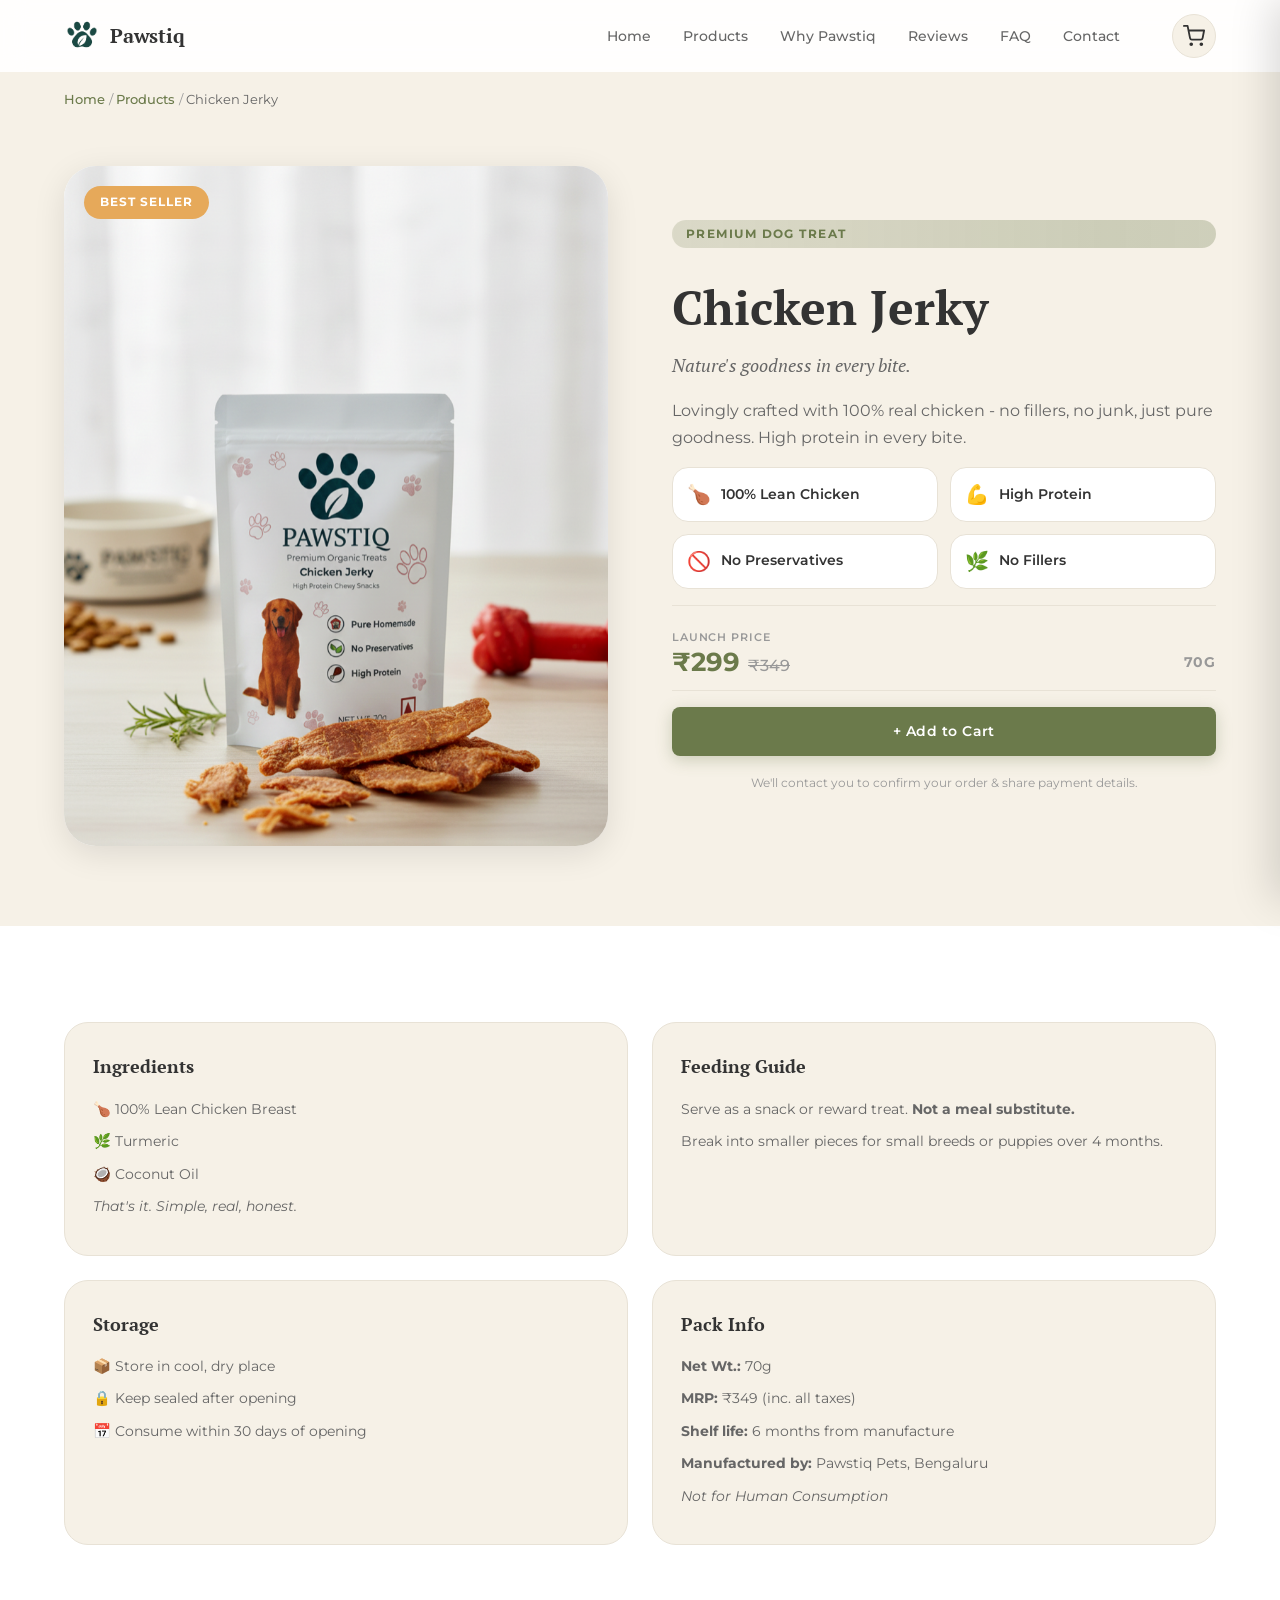
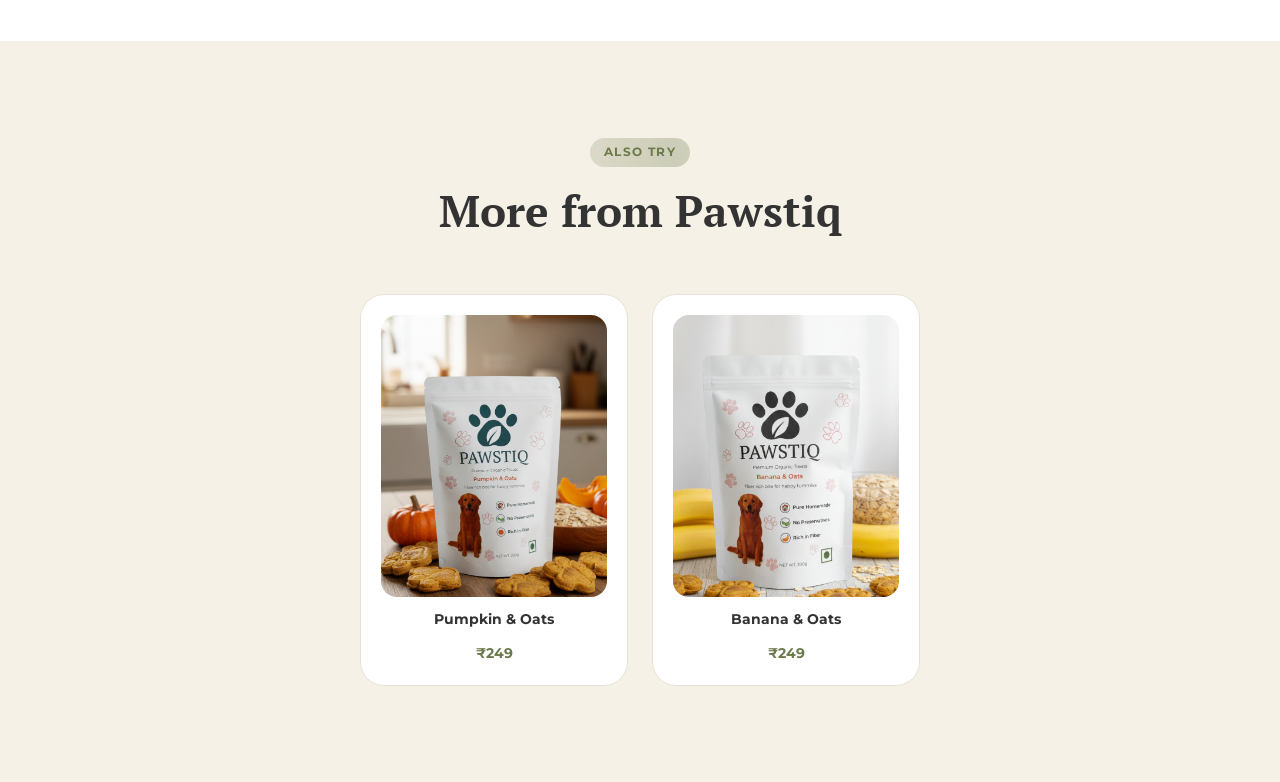
<file: products/chicken-jerky.html>
<!DOCTYPE html>
<html lang="en">
<head>
  <meta charset="UTF-8" />
  <meta name="viewport" content="width=device-width, initial-scale=1.0" />
  <title>Chicken Jerky | Pawstiq Premium Organic Dog Treats</title>
  <meta name="description" content="Pawstiq Chicken Jerky - 100% lean chicken breast, turmeric, coconut oil. High protein, no preservatives. 70g for ₹299." />
  <link rel="icon" type="image/png" href="../assets/favicon.png" />
  <link rel="preconnect" href="https://fonts.googleapis.com" />
  <link rel="preconnect" href="https://fonts.gstatic.com" crossorigin />
  <link href="https://fonts.googleapis.com/css2?family=PT+Serif:ital,wght@0,400;0,700;1,400&family=Montserrat:wght@300;400;500;600;700&display=swap" rel="stylesheet" />
  <!-- Google Analytics -->
  <script async src="https://www.googletagmanager.com/gtag/js?id=G-WWGC5LHVJN"></script>
  <script>
    window.dataLayer = window.dataLayer || [];
    function gtag(){dataLayer.push(arguments);}
    gtag('js', new Date());
    gtag('config', 'G-WWGC5LHVJN');
  </script>

  <link rel="stylesheet" href="../css/style.css" />
  <link rel="stylesheet" href="../css/product.css" />
</head>
<body>

  <!-- NAVBAR -->
  <header class="navbar" id="navbar">
    <div class="nav-container">
      <a href="../index.html" class="nav-logo" aria-label="Pawstiq home">
        <img src="../assets/logo.png" alt="" class="logo-img" width="36" height="36" />
        <span class="logo-wordmark">Pawstiq</span>
      </a>
      <nav class="nav-menu" id="navMenu">
        <ul class="nav-list">
          <li><a href="../index.html#home" class="nav-link">Home</a></li>
          <li><a href="../index.html#products" class="nav-link">Products</a></li>
          <li><a href="../index.html#why-pawstiq" class="nav-link">Why Pawstiq</a></li>
          <li><a href="../index.html#reviews" class="nav-link">Reviews</a></li>
          <li><a href="../index.html#faq" class="nav-link">FAQ</a></li>
          <li><a href="../index.html#contact" class="nav-link">Contact</a></li>
        </ul>
      </nav>
      <button class="cart-btn" id="cartBtn" aria-label="Open cart">
        <svg width="22" height="22" viewBox="0 0 24 24" fill="none" stroke="currentColor" stroke-width="2" stroke-linecap="round" stroke-linejoin="round"><circle cx="9" cy="21" r="1"/><circle cx="20" cy="21" r="1"/><path d="M1 1h4l2.68 13.39a2 2 0 0 0 2 1.61h9.72a2 2 0 0 0 2-1.61L23 6H6"/></svg>
        <span class="cart-badge" id="cartBadge">0</span>
      </button>
      <button class="hamburger" id="hamburger" aria-label="Toggle menu" aria-expanded="false" aria-controls="navMenu">
        <span class="bar"></span><span class="bar"></span><span class="bar"></span>
      </button>
    </div>
  </header>

  <!-- BREADCRUMB -->
  <div class="breadcrumb">
    <div class="container">
      <a href="../index.html">Home</a> / <a href="../index.html#products">Products</a> / <span>Chicken Jerky</span>
    </div>
  </div>

  <!-- PRODUCT HERO -->
  <section class="product-hero">
    <div class="container">
      <div class="product-hero-grid">
        <div class="product-hero-image reveal">
          <img src="../images/chicken.png" alt="Pawstiq Chicken Jerky" />
          <div class="product-badge-lg">Best Seller</div>
        </div>
        <div class="product-hero-info reveal">
          <span class="section-tag">Premium Dog Treat</span>
          <h1 class="product-hero-title">Chicken Jerky</h1>
          <p class="product-hero-tagline">Nature's goodness in every bite.</p>
          <p class="product-hero-desc">Lovingly crafted with 100% real chicken - no fillers, no junk, just pure goodness. High protein in every bite.</p>

          <div class="product-highlights">
            <div class="highlight-item"><span class="highlight-icon">🍗</span><span>100% Lean Chicken</span></div>
            <div class="highlight-item"><span class="highlight-icon">💪</span><span>High Protein</span></div>
            <div class="highlight-item"><span class="highlight-icon">🚫</span><span>No Preservatives</span></div>
            <div class="highlight-item"><span class="highlight-icon">🌿</span><span>No Fillers</span></div>
          </div>

          <div class="product-price-row">
            <div>
              <span class="price-label">Launch Price</span>
              <div class="price-value">₹299 <span class="price-mrp">₹349</span></div>
            </div>
            <span class="product-weight">70g</span>
          </div>

          <div class="cart-action-wrap" data-id="chicken">
            <button class="btn btn-primary btn-lg add-to-cart-btn" data-id="chicken" data-name="Chicken Jerky" data-price="299" data-weight="70g" style="width:100%;justify-content:center;">+ Add to Cart</button>
          </div>
          <p class="product-note">We'll contact you to confirm your order &amp; share payment details.</p>
        </div>
      </div>
    </div>
  </section>

  <!-- PRODUCT DETAILS -->
  <section class="product-details section">
    <div class="container">
      <div class="product-details-grid">

        <div class="detail-card reveal">
          <h2>Ingredients</h2>
          <ul class="detail-list">
            <li>🍗 100% Lean Chicken Breast</li>
            <li>🌿 Turmeric</li>
            <li>🥥 Coconut Oil</li>
          </ul>
          <p class="detail-note">That's it. Simple, real, honest.</p>
        </div>

        <div class="detail-card reveal">
          <h2>Feeding Guide</h2>
          <p>Serve as a snack or reward treat. <strong>Not a meal substitute.</strong></p>
          <p>Break into smaller pieces for small breeds or puppies over 4 months.</p>
        </div>

        <div class="detail-card reveal">
          <h2>Storage</h2>
          <ul class="detail-list">
            <li>📦 Store in cool, dry place</li>
            <li>🔒 Keep sealed after opening</li>
            <li>📅 Consume within 30 days of opening</li>
          </ul>
        </div>

        <div class="detail-card reveal">
          <h2>Pack Info</h2>
          <ul class="detail-list">
            <li><strong>Net Wt.:</strong> 70g</li>
            <li><strong>MRP:</strong> ₹349 (inc. all taxes)</li>
            <li><strong>Shelf life:</strong> 6 months from manufacture</li>
            <li><strong>Manufactured by:</strong> Pawstiq Pets, Bengaluru</li>
          </ul>
          <p class="detail-note">Not for Human Consumption</p>
        </div>

      </div>
    </div>
  </section>

  <!-- OTHER PRODUCTS -->
  <section class="other-products section">
    <div class="container">
      <div class="section-header reveal">
        <span class="section-tag">Also Try</span>
        <h2 class="section-title">More from Pawstiq</h2>
      </div>
      <div class="other-products-grid">
        <a href="pumpkin-oats.html" class="other-product-card reveal">
          <img src="../images/pumpkin.png" alt="Pumpkin & Oats" loading="lazy" />
          <span>Pumpkin & Oats</span>
          <span class="other-price">₹249</span>
        </a>
        <a href="banana-oats.html" class="other-product-card reveal">
          <img src="../images/banana.png" alt="Banana & Oats" loading="lazy" />
          <span>Banana & Oats</span>
          <span class="other-price">₹249</span>
        </a>
      </div>
    </div>
  </section>

  <!-- CART DRAWER -->
  <div class="cart-overlay" id="cartOverlay"></div>
  <div class="cart-drawer" id="cartDrawer" aria-label="Shopping cart">
    <div class="cart-header">
      <h2 class="cart-title">Your Cart</h2>
      <button class="cart-close" id="cartClose" aria-label="Close cart">&times;</button>
    </div>
    <div class="cart-empty" id="cartEmpty">
      <span>🐾</span>
      <p>Your cart is empty</p>
      <a href="../index.html#products" class="btn btn-outline" id="cartShopLink">Browse Treats</a>
    </div>
    <div class="cart-items" id="cartItems"></div>
    <div class="cart-footer" id="cartFooter">
      <div class="cart-subtotal-row">
        <span>Subtotal</span>
        <span id="cartSubtotal">₹0</span>
      </div>
      <div class="cart-shipping-row" id="cartShippingRow">
        <span>Shipping</span>
        <span id="cartShipping">₹50</span>
      </div>
      <div class="cart-free-shipping" id="cartFreeShipping">
        🎉 Free shipping on this order!
      </div>
      <div class="cart-total-row"><span>Total</span><span id="cartTotal">₹0</span></div>
      <button class="btn btn-outline" id="cartAddMore">+ Add More Items</button>
      <button class="btn btn-primary btn-lg cart-checkout-btn" id="cartCheckoutBtn">Proceed to Checkout</button>
    </div>
  </div>

  <!-- CHECKOUT MODAL -->
  <div class="order-modal-overlay" id="orderModal" role="dialog" aria-modal="true" aria-label="Checkout">
    <div class="order-modal">
      <button class="order-modal-close" id="orderModalClose" aria-label="Close">&times;</button>
      <span class="section-tag">Checkout</span>
      <h2 class="order-modal-title">Delivery Details</h2>
      <p class="order-modal-subtitle">Fill in your details - we'll confirm and share payment info.</p>
      <form class="order-form" id="orderForm" novalidate>
        <div class="form-group"><label for="of-name">Your Name *</label><input type="text" id="of-name" name="name" placeholder="e.g. .... Sharma" required /></div>
        <div class="form-group"><label for="of-phone">Phone Number *</label><input type="tel" id="of-phone" name="phone" placeholder="e.g. 9876543210" required /></div>
        <div class="form-group"><label for="of-email">Email Address <span class="form-optional">(optional)</span></label><input type="email" id="of-email" name="email" placeholder="e.g. ....@gmail.com" /></div>
        <div class="form-group"><label for="of-address">House / Flat No. & Street *</label><textarea id="of-address" name="address" rows="2" placeholder="e.g. 12, 3rd Cross, MG Road" required></textarea></div>
        <div class="form-row">
          <div class="form-group"><label for="of-city">City *</label><input type="text" id="of-city" name="city" placeholder="Bengaluru" required /></div>
          <div class="form-group"><label for="of-state">State *</label><input type="text" id="of-state" name="state" placeholder="Karnataka" required /></div>
          <div class="form-group"><label for="of-pincode">Pincode *</label><input type="text" id="of-pincode" name="pincode" placeholder="560001" required maxlength="6" /></div>
        </div>
        <div class="form-group"><label for="of-notes">Special Instructions <span class="form-optional">(optional)</span></label><textarea id="of-notes" name="notes" rows="2" placeholder="Any allergies, delivery preferences, etc."></textarea></div>
        <div class="form-error" id="formError"></div>
        <button type="submit" class="btn btn-primary btn-lg form-submit" id="formSubmit">Review Order →</button>
      </form>
      <div class="order-confirm" id="orderConfirm">
        <span class="section-tag">Confirm Your Order</span>
        <h3 class="order-modal-title">Looks good?</h3>
        <div class="confirm-summary" id="confirmSummary"></div>
        <div class="confirm-actions"><button class="btn btn-outline" id="confirmBack">← Edit</button><button class="btn btn-primary" id="confirmSubmit">Yes, Place Order</button></div>
        <div class="form-error" id="confirmError"></div>
      </div>
      <div class="order-success" id="orderSuccess">
        <div class="order-success-icon">🐾</div>
        <h3>Order Received!</h3>
        <p class="success-order-id">Order ID: <strong id="successOrderId"></strong></p>
        <p>Thank you! We'll contact you shortly on <strong id="successPhone"></strong> to confirm your order and share payment details.</p>
        <button class="btn btn-outline" id="orderSuccessClose">Close</button>
      </div>
    </div>
  </div>

  <button class="back-to-top" id="backToTop" aria-label="Back to top">&#8593;</button>
  <script src="../js/script.js" defer></script>
</body>
</html>
</file>
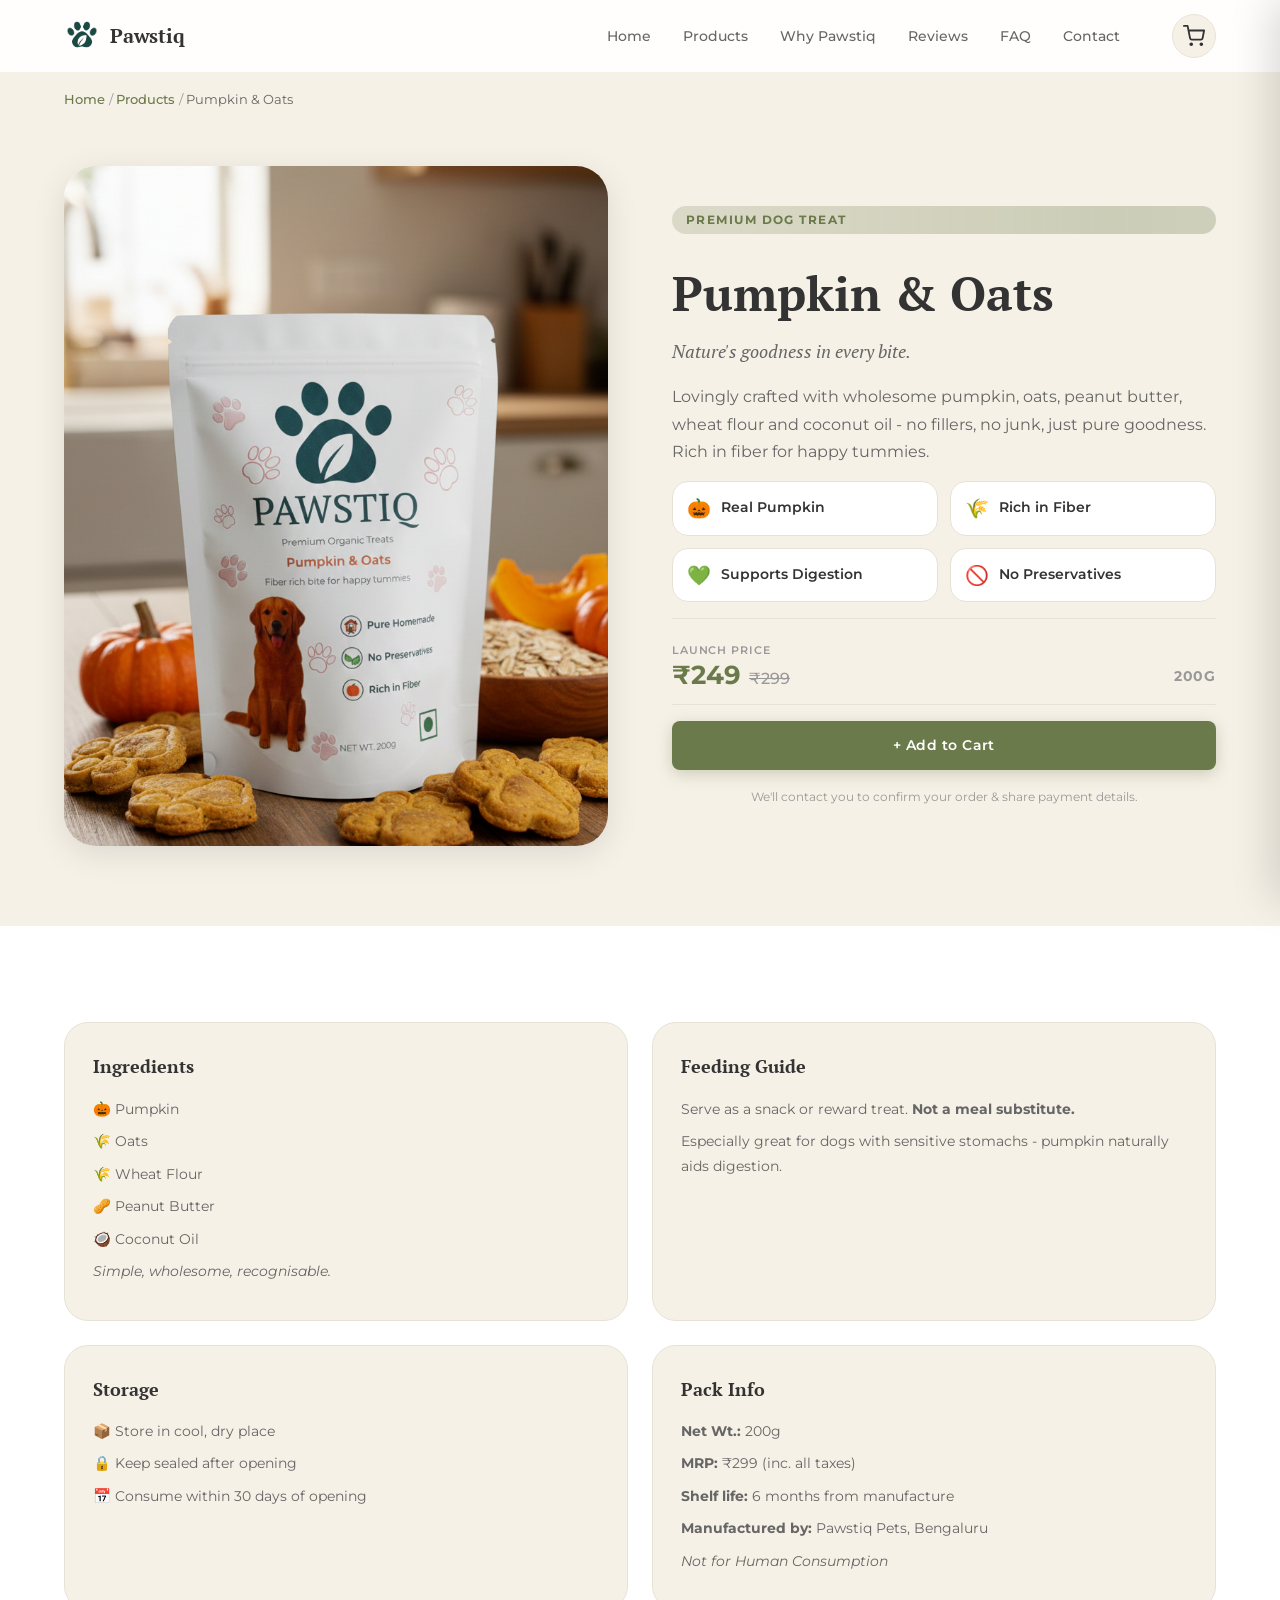
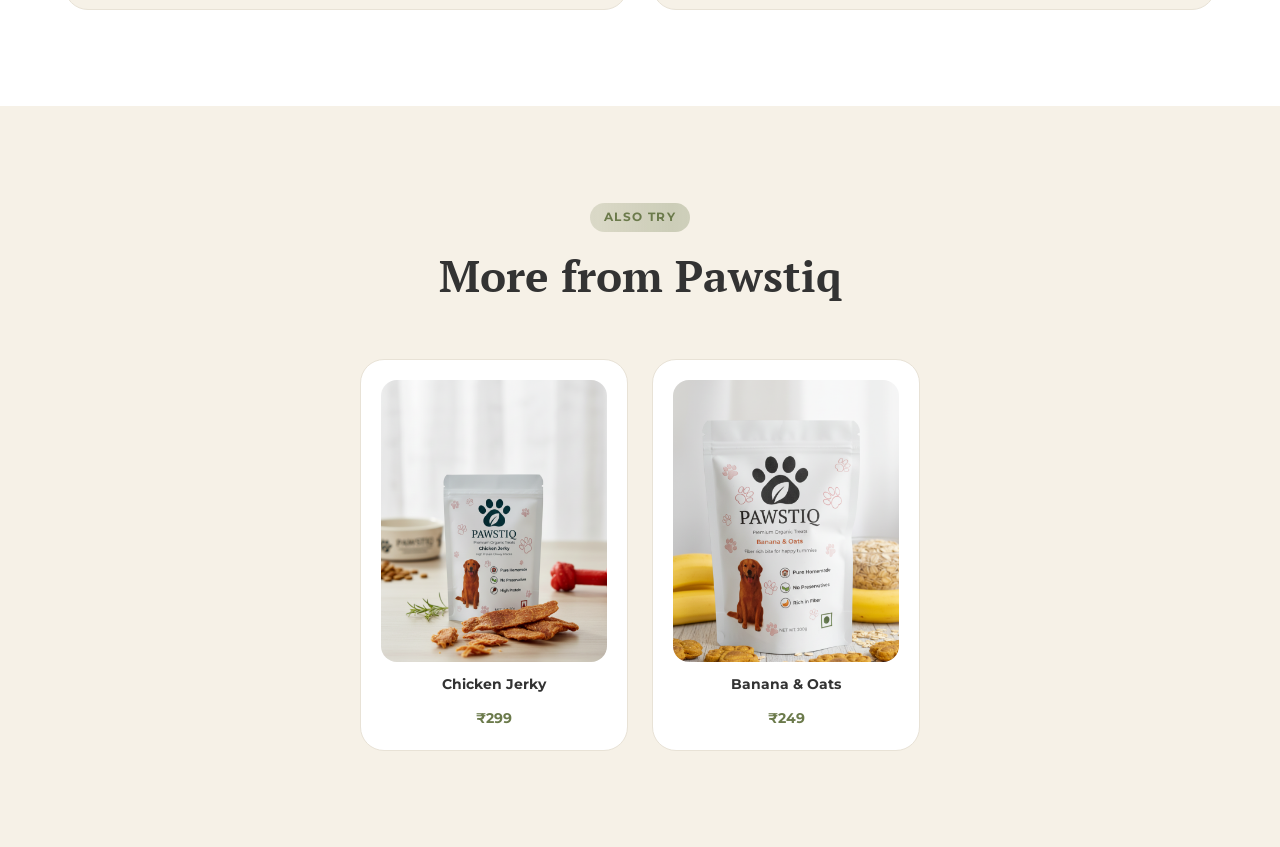
<file: products/pumpkin-oats.html>
<!DOCTYPE html>
<html lang="en">
<head>
  <meta charset="UTF-8" />
  <meta name="viewport" content="width=device-width, initial-scale=1.0" />
  <title>Pumpkin & Oats | Pawstiq Premium Organic Dog Treats</title>
  <meta name="description" content="Pawstiq Pumpkin & Oats - pumpkin, oats, wheat flour, peanut butter, coconut oil. Rich in fiber, supports digestion. 200g for ₹249." />
  <link rel="icon" type="image/png" href="../assets/favicon.png" />
  <link rel="preconnect" href="https://fonts.googleapis.com" />
  <link rel="preconnect" href="https://fonts.gstatic.com" crossorigin />
  <link href="https://fonts.googleapis.com/css2?family=PT+Serif:ital,wght@0,400;0,700;1,400&family=Montserrat:wght@300;400;500;600;700&display=swap" rel="stylesheet" />
  <!-- Google Analytics -->
  <script async src="https://www.googletagmanager.com/gtag/js?id=G-WWGC5LHVJN"></script>
  <script>
    window.dataLayer = window.dataLayer || [];
    function gtag(){dataLayer.push(arguments);}
    gtag('js', new Date());
    gtag('config', 'G-WWGC5LHVJN');
  </script>

  <link rel="stylesheet" href="../css/style.css" />
  <link rel="stylesheet" href="../css/product.css" />
</head>
<body>

  <header class="navbar" id="navbar">
    <div class="nav-container">
      <a href="../index.html" class="nav-logo" aria-label="Pawstiq home">
        <img src="../assets/logo.png" alt="" class="logo-img" width="36" height="36" />
        <span class="logo-wordmark">Pawstiq</span>
      </a>
      <nav class="nav-menu" id="navMenu">
        <ul class="nav-list">
          <li><a href="../index.html#home" class="nav-link">Home</a></li>
          <li><a href="../index.html#products" class="nav-link">Products</a></li>
          <li><a href="../index.html#why-pawstiq" class="nav-link">Why Pawstiq</a></li>
          <li><a href="../index.html#reviews" class="nav-link">Reviews</a></li>
          <li><a href="../index.html#faq" class="nav-link">FAQ</a></li>
          <li><a href="../index.html#contact" class="nav-link">Contact</a></li>
        </ul>
      </nav>
      <button class="cart-btn" id="cartBtn" aria-label="Open cart">
        <svg width="22" height="22" viewBox="0 0 24 24" fill="none" stroke="currentColor" stroke-width="2" stroke-linecap="round" stroke-linejoin="round"><circle cx="9" cy="21" r="1"/><circle cx="20" cy="21" r="1"/><path d="M1 1h4l2.68 13.39a2 2 0 0 0 2 1.61h9.72a2 2 0 0 0 2-1.61L23 6H6"/></svg>
        <span class="cart-badge" id="cartBadge">0</span>
      </button>
      <button class="hamburger" id="hamburger" aria-label="Toggle menu" aria-expanded="false" aria-controls="navMenu">
        <span class="bar"></span><span class="bar"></span><span class="bar"></span>
      </button>
    </div>
  </header>

  <div class="breadcrumb">
    <div class="container">
      <a href="../index.html">Home</a> / <a href="../index.html#products">Products</a> / <span>Pumpkin & Oats</span>
    </div>
  </div>

  <section class="product-hero">
    <div class="container">
      <div class="product-hero-grid">
        <div class="product-hero-image reveal">
          <img src="../images/pumpkin.png" alt="Pawstiq Pumpkin & Oats" />
        </div>
        <div class="product-hero-info reveal">
          <span class="section-tag">Premium Dog Treat</span>
          <h1 class="product-hero-title">Pumpkin & Oats</h1>
          <p class="product-hero-tagline">Nature's goodness in every bite.</p>
          <p class="product-hero-desc">Lovingly crafted with wholesome pumpkin, oats, peanut butter, wheat flour and coconut oil - no fillers, no junk, just pure goodness. Rich in fiber for happy tummies.</p>

          <div class="product-highlights">
            <div class="highlight-item"><span class="highlight-icon">🎃</span><span>Real Pumpkin</span></div>
            <div class="highlight-item"><span class="highlight-icon">🌾</span><span>Rich in Fiber</span></div>
            <div class="highlight-item"><span class="highlight-icon">💚</span><span>Supports Digestion</span></div>
            <div class="highlight-item"><span class="highlight-icon">🚫</span><span>No Preservatives</span></div>
          </div>

          <div class="product-price-row">
            <div>
              <span class="price-label">Launch Price</span>
              <div class="price-value">₹249 <span class="price-mrp">₹299</span></div>
            </div>
            <span class="product-weight">200g</span>
          </div>

          <div class="cart-action-wrap" data-id="pumpkin">
            <button class="btn btn-primary btn-lg add-to-cart-btn" data-id="pumpkin" data-name="Pumpkin & Oats" data-price="249" data-weight="200g" style="width:100%;justify-content:center;">+ Add to Cart</button>
          </div>
          <p class="product-note">We'll contact you to confirm your order &amp; share payment details.</p>
        </div>
      </div>
    </div>
  </section>

  <section class="product-details section">
    <div class="container">
      <div class="product-details-grid">

        <div class="detail-card reveal">
          <h2>Ingredients</h2>
          <ul class="detail-list">
            <li>🎃 Pumpkin</li>
            <li>🌾 Oats</li>
            <li>🌾 Wheat Flour</li>
            <li>🥜 Peanut Butter</li>
            <li>🥥 Coconut Oil</li>
          </ul>
          <p class="detail-note">Simple, wholesome, recognisable.</p>
        </div>

        <div class="detail-card reveal">
          <h2>Feeding Guide</h2>
          <p>Serve as a snack or reward treat. <strong>Not a meal substitute.</strong></p>
          <p>Especially great for dogs with sensitive stomachs - pumpkin naturally aids digestion.</p>
        </div>

        <div class="detail-card reveal">
          <h2>Storage</h2>
          <ul class="detail-list">
            <li>📦 Store in cool, dry place</li>
            <li>🔒 Keep sealed after opening</li>
            <li>📅 Consume within 30 days of opening</li>
          </ul>
        </div>

        <div class="detail-card reveal">
          <h2>Pack Info</h2>
          <ul class="detail-list">
            <li><strong>Net Wt.:</strong> 200g</li>
            <li><strong>MRP:</strong> ₹299 (inc. all taxes)</li>
            <li><strong>Shelf life:</strong> 6 months from manufacture</li>
            <li><strong>Manufactured by:</strong> Pawstiq Pets, Bengaluru</li>
          </ul>
          <p class="detail-note">Not for Human Consumption</p>
        </div>

      </div>
    </div>
  </section>

  <section class="other-products section">
    <div class="container">
      <div class="section-header reveal">
        <span class="section-tag">Also Try</span>
        <h2 class="section-title">More from Pawstiq</h2>
      </div>
      <div class="other-products-grid">
        <a href="chicken-jerky.html" class="other-product-card reveal">
          <img src="../images/chicken.png" alt="Chicken Jerky" loading="lazy" />
          <span>Chicken Jerky</span>
          <span class="other-price">₹299</span>
        </a>
        <a href="banana-oats.html" class="other-product-card reveal">
          <img src="../images/banana.png" alt="Banana & Oats" loading="lazy" />
          <span>Banana & Oats</span>
          <span class="other-price">₹249</span>
        </a>
      </div>
    </div>
  </section>

  <!-- CART DRAWER -->
  <div class="cart-overlay" id="cartOverlay"></div>
  <div class="cart-drawer" id="cartDrawer" aria-label="Shopping cart">
    <div class="cart-header">
      <h2 class="cart-title">Your Cart</h2>
      <button class="cart-close" id="cartClose" aria-label="Close cart">&times;</button>
    </div>
    <div class="cart-empty" id="cartEmpty">
      <span>🐾</span>
      <p>Your cart is empty</p>
      <a href="../index.html#products" class="btn btn-outline" id="cartShopLink">Browse Treats</a>
    </div>
    <div class="cart-items" id="cartItems"></div>
    <div class="cart-footer" id="cartFooter">
      <div class="cart-subtotal-row">
        <span>Subtotal</span>
        <span id="cartSubtotal">₹0</span>
      </div>
      <div class="cart-shipping-row" id="cartShippingRow">
        <span>Shipping</span>
        <span id="cartShipping">₹50</span>
      </div>
      <div class="cart-free-shipping" id="cartFreeShipping">
        🎉 Free shipping on this order!
      </div>
      <div class="cart-total-row"><span>Total</span><span id="cartTotal">₹0</span></div>
      <button class="btn btn-outline" id="cartAddMore">+ Add More Items</button>
      <button class="btn btn-primary btn-lg cart-checkout-btn" id="cartCheckoutBtn">Proceed to Checkout</button>
    </div>
  </div>

  <!-- CHECKOUT MODAL -->
  <div class="order-modal-overlay" id="orderModal" role="dialog" aria-modal="true" aria-label="Checkout">
    <div class="order-modal">
      <button class="order-modal-close" id="orderModalClose" aria-label="Close">&times;</button>
      <span class="section-tag">Checkout</span>
      <h2 class="order-modal-title">Delivery Details</h2>
      <p class="order-modal-subtitle">Fill in your details - we'll confirm and share payment info.</p>
      <form class="order-form" id="orderForm" novalidate>
        <div class="form-group"><label for="of-name">Your Name *</label><input type="text" id="of-name" name="name" placeholder="e.g. .... Sharma" required /></div>
        <div class="form-group"><label for="of-phone">Phone Number *</label><input type="tel" id="of-phone" name="phone" placeholder="e.g. 9876543210" required /></div>
        <div class="form-group"><label for="of-email">Email Address <span class="form-optional">(optional)</span></label><input type="email" id="of-email" name="email" placeholder="e.g. ....@gmail.com" /></div>
        <div class="form-group"><label for="of-address">House / Flat No. & Street *</label><textarea id="of-address" name="address" rows="2" placeholder="e.g. 12, 3rd Cross, MG Road" required></textarea></div>
        <div class="form-row">
          <div class="form-group"><label for="of-city">City *</label><input type="text" id="of-city" name="city" placeholder="Bengaluru" required /></div>
          <div class="form-group"><label for="of-state">State *</label><input type="text" id="of-state" name="state" placeholder="Karnataka" required /></div>
          <div class="form-group"><label for="of-pincode">Pincode *</label><input type="text" id="of-pincode" name="pincode" placeholder="560001" required maxlength="6" /></div>
        </div>
        <div class="form-group"><label for="of-notes">Special Instructions <span class="form-optional">(optional)</span></label><textarea id="of-notes" name="notes" rows="2" placeholder="Any allergies, delivery preferences, etc."></textarea></div>
        <div class="form-error" id="formError"></div>
        <button type="submit" class="btn btn-primary btn-lg form-submit" id="formSubmit">Review Order →</button>
      </form>
      <div class="order-confirm" id="orderConfirm">
        <span class="section-tag">Confirm Your Order</span>
        <h3 class="order-modal-title">Looks good?</h3>
        <div class="confirm-summary" id="confirmSummary"></div>
        <div class="confirm-actions"><button class="btn btn-outline" id="confirmBack">← Edit</button><button class="btn btn-primary" id="confirmSubmit">Yes, Place Order</button></div>
        <div class="form-error" id="confirmError"></div>
      </div>
      <div class="order-success" id="orderSuccess">
        <div class="order-success-icon">🐾</div>
        <h3>Order Received!</h3>
        <p class="success-order-id">Order ID: <strong id="successOrderId"></strong></p>
        <p>Thank you! We'll contact you shortly on <strong id="successPhone"></strong> to confirm your order and share payment details.</p>
        <button class="btn btn-outline" id="orderSuccessClose">Close</button>
      </div>
    </div>
  </div>

  <button class="back-to-top" id="backToTop" aria-label="Back to top">&#8593;</button>
  <script src="../js/script.js" defer></script>
</body>
</html>
</file>
<file: css/style.css>
/* =====================================================
   PAWSTIQ - Premium Organic Dog Treats
   style.css
   ===================================================== */

/* ---------- CSS Custom Properties ---------- */
:root {
  --olive:      #6B7A4B;
  --olive-dark: #556040;
  --olive-light:#8a9c5e;
  --beige:      #F6F1E7;
  --beige-dark: #ede6d6;
  --orange:     #E6A95A;
  --orange-dark:#d4913e;
  --white:      #FFFFFF;
  --text:       #333333;
  --text-light: #666666;
  --text-muted: #999999;
  --border:     #e8e2d6;

  --font-heading: 'PT Serif', Georgia, serif;
  --font-body:    'Montserrat', sans-serif;

  --radius-sm:  8px;
  --radius-md:  16px;
  --radius-lg:  24px;
  --radius-xl:  32px;

  --shadow-sm:  0 2px 8px rgba(0,0,0,.06);
  --shadow-md:  0 8px 32px rgba(0,0,0,.10);
  --shadow-lg:  0 16px 48px rgba(0,0,0,.14);
  --shadow-card:0 4px 24px rgba(107,122,75,.10);

  --transition: .3s ease;
  --nav-h:      72px;
}

/* ---------- Reset ---------- */
*, *::before, *::after { box-sizing: border-box; margin: 0; padding: 0; }
html { scroll-behavior: smooth; font-size: 16px; }
body {
  font-family: var(--font-body);
  color: var(--text);
  background: var(--white);
  line-height: 1.7;
  -webkit-font-smoothing: antialiased;
}
img { display: block; max-width: 100%; height: auto; }
a  { color: inherit; text-decoration: none; }
ul { list-style: none; }
button { cursor: pointer; border: none; background: none; font: inherit; }

/* ---------- Utility ---------- */
.container {
  width: 100%;
  max-width: 1200px;
  margin: 0 auto;
  padding: 0 24px;
}
.section { padding: 96px 0; }
.hide-mobile { display: none; }
@media (min-width: 768px) { .hide-mobile { display: inline; } }

/* ---------- Typography ---------- */
.section-tag {
  display: inline-block;
  font-size: .75rem;
  font-weight: 700;
  letter-spacing: .12em;
  text-transform: uppercase;
  color: var(--olive);
  background: rgba(107,122,75,.10);
  padding: 4px 14px;
  border-radius: 999px;
  margin-bottom: 16px;
}
.section-title {
  font-family: var(--font-heading);
  font-size: clamp(1.75rem, 4vw, 2.75rem);
  font-weight: 700;
  color: var(--text);
  line-height: 1.25;
  margin-bottom: 16px;
}
.section-subtitle {
  font-size: 1.05rem;
  color: var(--text-light);
  max-width: 560px;
}
.section-header {
  text-align: center;
  margin-bottom: 56px;
}
.section-header .section-subtitle { margin: 0 auto; }

/* ---------- Buttons ---------- */
.btn {
  display: inline-flex;
  align-items: center;
  gap: 8px;
  font-family: var(--font-body);
  font-size: .9rem;
  font-weight: 600;
  letter-spacing: .03em;
  padding: 12px 28px;
  border-radius: var(--radius-sm);
  transition: transform var(--transition), box-shadow var(--transition), background var(--transition), color var(--transition), border-color var(--transition);
  white-space: nowrap;
}
.btn:hover  { transform: translateY(-2px); }
.btn:active { transform: translateY(0); }

.btn-primary {
  background: var(--olive);
  color: var(--white);
  box-shadow: 0 4px 16px rgba(107,122,75,.30);
}
.btn-primary:hover {
  background: var(--olive-dark);
  box-shadow: 0 8px 24px rgba(107,122,75,.40);
}
.btn-outline {
  background: transparent;
  color: var(--olive);
  border: 2px solid var(--olive);
}
.btn-outline:hover {
  background: var(--olive);
  color: var(--white);
}
.btn-lg { font-size: 1rem; padding: 15px 36px; }
.btn-sm { font-size: .8rem; padding: 8px 16px; white-space: nowrap; }

.referral-input-wrap { display: flex; gap: 8px; }
.referral-input-wrap input { flex: 1; }
.referral-feedback { font-size: .78rem; font-weight: 600; margin-top: 4px; min-height: 1.2em; }
.referral-feedback.success { color: var(--olive); }
.referral-feedback.error   { color: #c0392b; }

.confirm-discount { color: var(--olive); font-size: .88rem; font-weight: 600; margin-top: 4px; }
.confirm-shipping { font-size: .88rem; font-weight: 600; margin-top: 4px; color: #c0392b; }
.confirm-shipping.free { color: var(--olive); }
.confirm-shipping-note { font-weight: 400; font-size: .78rem; }


/* ======================================================
   NAVBAR
   ====================================================== */
.navbar {
  position: fixed;
  top: 0; left: 0; right: 0;
  z-index: 1000;
  height: var(--nav-h);
  background: rgba(255,255,255,.92);
  backdrop-filter: blur(12px);
  -webkit-backdrop-filter: blur(12px);
  border-bottom: 1px solid transparent;
  transition: border-color var(--transition), box-shadow var(--transition);
}
.navbar.scrolled {
  border-color: var(--border);
  box-shadow: var(--shadow-sm);
}
.nav-container {
  max-width: 1200px;
  margin: 0 auto;
  padding: 0 24px;
  height: 100%;
  display: flex;
  align-items: center;
  gap: 32px;
}
.nav-logo { flex-shrink: 0; display: flex; align-items: center; gap: 10px; }
.logo-img { height: 36px; width: 36px; object-fit: contain; }
.logo-wordmark {
  font-family: var(--font-heading);
  font-size: 1.25rem;
  font-weight: 700;
  color: var(--text);
  letter-spacing: -.01em;
}
.nav-menu { margin-left: auto; }
.nav-list {
  display: flex;
  align-items: center;
  gap: 8px;
}
.nav-link {
  font-size: .875rem;
  font-weight: 500;
  color: var(--text-light);
  padding: 6px 12px;
  border-radius: var(--radius-sm);
  transition: color var(--transition), background var(--transition);
}
.nav-link:hover, .nav-link.active {
  color: var(--olive);
  background: rgba(107,122,75,.08);
}
.nav-cta { margin-left: 8px; padding: 10px 22px; }
.hamburger {
  display: none;
  flex-direction: column;
  gap: 5px;
  padding: 8px;
  margin-left: auto;
}
.bar {
  width: 22px;
  height: 2px;
  background: var(--text);
  border-radius: 2px;
  transition: transform var(--transition), opacity var(--transition);
}
.hamburger.open .bar:nth-child(1) { transform: rotate(45deg) translate(5px,5px); }
.hamburger.open .bar:nth-child(2) { opacity: 0; }
.hamburger.open .bar:nth-child(3) { transform: rotate(-45deg) translate(5px,-5px); }

/* ======================================================
   HERO
   ====================================================== */
.hero {
  position: relative;
  min-height: 100vh;
  display: flex;
  align-items: center;
  overflow: hidden;
}
.hero-bg {
  position: absolute;
  inset: 0;
  z-index: 0;
}
.hero-img {
  width: 100%;
  height: 100%;
  object-fit: cover;
  object-position: center 30%;
}
.hero-overlay {
  position: absolute;
  inset: 0;
  background: linear-gradient(
    135deg,
    rgba(30,45,15,.82) 0%,
    rgba(50,65,25,.65) 50%,
    rgba(30,45,15,.50) 100%
  );
}
.hero-content {
  position: relative;
  z-index: 1;
  max-width: 700px;
  padding: calc(var(--nav-h) + 48px) 24px 80px;
  margin: 0 auto 0 calc(50% - 600px);
}
@media (max-width: 1260px) { .hero-content { margin-left: 24px; } }
.hero-tag {
  display: inline-block;
  font-size: .72rem;
  font-weight: 700;
  letter-spacing: .14em;
  text-transform: uppercase;
  color: var(--orange);
  background: rgba(230,169,90,.15);
  border: 1px solid rgba(230,169,90,.30);
  padding: 5px 14px;
  border-radius: 999px;
  margin-bottom: 24px;
}
.hero-headline {
  font-family: var(--font-heading);
  font-size: clamp(2.5rem, 6vw, 4.5rem);
  font-weight: 700;
  color: var(--white);
  line-height: 1.15;
  margin-bottom: 24px;
}
.hero-sub {
  font-size: clamp(.95rem, 2vw, 1.2rem);
  color: rgba(255,255,255,.82);
  margin-bottom: 40px;
  line-height: 1.7;
}
.hero-actions {
  display: flex;
  flex-wrap: wrap;
  gap: 16px;
  margin-bottom: 40px;
}
.hero-actions .btn-outline {
  color: var(--white);
  border-color: rgba(255,255,255,.6);
}
.hero-actions .btn-outline:hover {
  background: rgba(255,255,255,.15);
  border-color: var(--white);
}
.hero-trust {
  display: flex;
  flex-wrap: wrap;
  gap: 16px;
}
.hero-trust span {
  font-size: .8rem;
  font-weight: 600;
  color: rgba(255,255,255,.75);
  letter-spacing: .04em;
}

/* ======================================================
   ABOUT
   ====================================================== */
.about { background: var(--beige); }
.about-inner { max-width: 720px; margin: 0 auto; text-align: center; }
.about-badge {
  display: inline-block;
  font-size: .72rem;
  font-weight: 700;
  letter-spacing: .12em;
  text-transform: uppercase;
  color: var(--orange);
  margin-bottom: 16px;
}
.about-text {
  font-size: 1.05rem;
  color: var(--text-light);
  margin-bottom: 16px;
}
.about-stats {
  display: flex;
  justify-content: center;
  gap: 48px;
  margin-top: 48px;
  padding-top: 48px;
  border-top: 1px solid var(--border);
  flex-wrap: wrap;
}
.stat { text-align: center; }
.stat-number {
  display: block;
  font-family: var(--font-heading);
  font-size: 2.25rem;
  font-weight: 700;
  color: var(--olive);
  line-height: 1;
  margin-bottom: 6px;
}
.stat-label {
  font-size: .78rem;
  font-weight: 600;
  letter-spacing: .08em;
  text-transform: uppercase;
  color: var(--text-muted);
}

/* ======================================================
   WHY PAWSTIQ / PROMISE
   ====================================================== */
.promise { background: var(--white); }
.promise-grid {
  display: grid;
  grid-template-columns: repeat(2, 1fr);
  gap: 24px;
}
@media (min-width: 900px) {
  .promise-grid { grid-template-columns: repeat(4, 1fr); }
}
.promise-card {
  background: var(--beige);
  border-radius: var(--radius-lg);
  padding: 36px 28px;
  border: 1px solid var(--border);
  transition: transform var(--transition), box-shadow var(--transition);
}
.promise-card:hover {
  transform: translateY(-6px);
  box-shadow: var(--shadow-card);
}
.promise-icon {
  font-size: 2.25rem;
  margin-bottom: 16px;
}
.promise-card h3 {
  font-family: var(--font-heading);
  font-size: 1.15rem;
  margin-bottom: 10px;
}
.promise-card p { font-size: .9rem; color: var(--text-light); }

/* ---------- About ---------- */
.about { background: var(--beige); }
.about-inner { max-width: 720px; margin: 0 auto; text-align: center; }

/* ---------- Promise ---------- */
.products { background: var(--beige); }
.products-grid {
  display: grid;
  grid-template-columns: 1fr;
  gap: 28px;
}
@media (min-width: 640px) {
  .products-grid { grid-template-columns: repeat(2, 1fr); }
}
@media (min-width: 960px) {
  .products-grid { grid-template-columns: repeat(3, 1fr); }
}
.product-card {
  background: var(--white);
  border-radius: var(--radius-xl);
  overflow: hidden;
  border: 1px solid var(--border);
  box-shadow: var(--shadow-sm);
  transition: transform var(--transition), box-shadow var(--transition);
  position: relative;
  display: flex;
  flex-direction: column;
}
.product-card:hover {
  transform: translateY(-8px);
  box-shadow: var(--shadow-md);
}
.product-badge {
  position: absolute;
  top: 16px;
  left: 16px;
  z-index: 2;
  font-size: .7rem;
  font-weight: 700;
  letter-spacing: .08em;
  text-transform: uppercase;
  color: var(--white);
  background: var(--orange);
  padding: 4px 12px;
  border-radius: 999px;
}
.product-image-wrap {
  background: var(--beige);
  aspect-ratio: 4/5;
  display: flex;
  align-items: center;
  justify-content: center;
  overflow: hidden;
  padding: 0;
}
.product-img {
  width: 100%;
  height: 100%;
  object-fit: cover;
  transition: transform .5s ease;
}
.product-card:hover .product-img { transform: scale(1.05); }
.product-body {
  padding: 28px;
  flex: 1;
  display: flex;
  flex-direction: column;
}
.product-name {
  font-family: var(--font-heading);
  font-size: 1.4rem;
  margin-bottom: 10px;
}
.product-desc {
  font-size: .9rem;
  color: var(--text-light);
  margin-bottom: 16px;
  line-height: 1.65;
}
.product-tags {
  display: flex;
  flex-wrap: wrap;
  gap: 8px;
  margin-bottom: 24px;
}
.product-tags li {
  font-size: .75rem;
  font-weight: 600;
  color: var(--olive);
  background: rgba(107,122,75,.10);
  padding: 4px 12px;
  border-radius: 999px;
}
.product-tags::after {
  content: '';
  flex-basis: 100%;
  height: 0;
  order: 1;
}
.product-tags li:last-child {
  order: 2;
}
.product-footer {
  display: flex;
  align-items: center;
  justify-content: space-between;
  gap: 12px;
  margin-top: auto;
  flex-wrap: wrap;
}
.product-price { display: flex; flex-direction: column; }
.price-label {
  font-size: .68rem;
  font-weight: 600;
  letter-spacing: .08em;
  text-transform: uppercase;
  color: var(--text-muted);
}
.price-value {
  font-family: var(--font-body), 'Noto Sans', Arial, sans-serif;
  font-size: 1.6rem;
  font-weight: 700;
  color: var(--olive);
  line-height: 1;
  display: flex;
  align-items: baseline;
  gap: 8px;
}
.price-mrp {
  font-size: 1rem;
  font-weight: 500;
  color: var(--text-muted);
  text-decoration: line-through;
}
.section-cta {
  text-align: center;
  margin-top: 56px;
}
.section-cta p {
  font-size: 1rem;
  color: var(--text-light);
  margin-bottom: 20px;
  font-style: italic;
}

/* ======================================================
   INGREDIENTS
   ====================================================== */
.ingredients { background: var(--olive); }
.ingredients .section-tag { color: var(--orange); background: rgba(230,169,90,.15); }
.ingredients .section-title { color: var(--white); }
.ingredients .section-subtitle { color: rgba(255,255,255,.75); }
.ingredients-grid {
  display: grid;
  grid-template-columns: repeat(2, 1fr);
  gap: 12px;
  margin-bottom: 40px;
}
@media (min-width: 768px) { .ingredients-grid { grid-template-columns: repeat(4, 1fr); gap: 16px; } }
@media (min-width: 1024px) { .ingredients-grid { grid-template-columns: repeat(7, 1fr); gap: 16px; } }

/* Ingredients grid */
.ingredients-grid {
  display: grid;
  grid-template-columns: repeat(2, 1fr);
  gap: 12px;
  margin-bottom: 40px;
}
@media (min-width: 768px) { .ingredients-grid { grid-template-columns: repeat(4, 1fr); gap: 16px; } }
@media (min-width: 1024px) { .ingredients-grid { grid-template-columns: repeat(7, 1fr); gap: 16px; } }

.ingredient {
  background: rgba(255,255,255,.10);
  border: 1px solid rgba(255,255,255,.18);
  border-radius: var(--radius-md);
  padding: 20px 12px;
  text-align: center;
  display: flex;
  flex-direction: column;
  align-items: center;
  gap: 6px;
  transition: background var(--transition), transform var(--transition);
}
.ingredient:hover { background: rgba(255,255,255,.10); transform: none; }
@media (hover: none) { .ingredient:hover { background: rgba(255,255,255,.10); } }
.ingredient-icon { font-size: 2rem; }
.ingredient-name {
  font-size: .82rem;
  font-weight: 700;
  color: rgba(255,255,255,.90);
  letter-spacing: .03em;
}
.ingredient-benefit {
  font-size: .68rem;
  color: rgba(255,255,255,.60);
  line-height: 1.4;
}
.ingredients-note {
  text-align: center;
  font-style: italic;
  font-size: .95rem;
  color: rgba(255,255,255,.65);
}

/* ======================================================
   TESTIMONIALS
   ====================================================== */
.reviews { background: var(--white); }
.testimonials-slider {
  overflow: hidden;
  border-radius: var(--radius-lg);
}
.testimonials-track {
  display: flex;
  gap: 24px;
  transition: transform .5s cubic-bezier(.4,0,.2,1);
}
.testimonial-card {
  flex: 0 0 calc(33.33% - 16px);
  background: var(--beige);
  border-radius: var(--radius-lg);
  padding: 32px 28px;
  border: 1px solid var(--border);
}
.testimonial-top {
  display: flex;
  align-items: center;
  justify-content: space-between;
  margin-bottom: 16px;
}
.testimonial-avatar {
  width: 48px;
  height: 48px;
  border-radius: 50%;
  background: var(--beige-dark);
  border: 2px solid var(--border);
  display: flex;
  align-items: center;
  justify-content: center;
  font-size: 1.5rem;
}
.testimonial-stars {
  color: var(--orange);
  font-size: 1rem;
  letter-spacing: .05em;
}
.testimonial-text {
  font-size: .92rem;
  color: var(--text-light);
  line-height: 1.7;
  font-style: italic;
  margin-bottom: 20px;
}
.testimonial-author { display: flex; flex-direction: column; gap: 2px; }
.author-name { font-size: .9rem; font-weight: 700; color: var(--text); }
.author-location { font-size: .78rem; color: var(--text-muted); }
.testimonial-link {
  display: inline-block;
  margin-top: 14px;
  font-size: .78rem;
  font-weight: 600;
  color: var(--olive);
  letter-spacing: .03em;
  transition: color var(--transition);
}
.testimonial-link:hover { color: var(--olive-dark); }
.slider-controls {
  display: flex;
  align-items: center;
  justify-content: center;
  gap: 16px;
  margin-top: 32px;
}
.slider-btn {
  width: 44px;
  height: 44px;
  border-radius: 50%;
  border: 2px solid var(--border);
  background: var(--white);
  color: var(--text);
  font-size: 1.1rem;
  transition: background var(--transition), border-color var(--transition), color var(--transition);
}
.slider-btn:hover {
  background: var(--olive);
  border-color: var(--olive);
  color: var(--white);
}
.slider-dots { display: flex; gap: 8px; }
.dot {
  width: 8px;
  height: 8px;
  border-radius: 50%;
  background: var(--border);
  cursor: pointer;
  transition: background var(--transition), transform var(--transition);
}
.dot.active { background: var(--olive); transform: scale(1.3); }

/* ======================================================
   INSTAGRAM GALLERY
   ====================================================== */
.instagram { background: var(--beige); }
.instagram-grid {
  display: grid;
  grid-template-columns: repeat(3, 1fr);
  gap: 12px;
}
.insta-item {
  position: relative;
  aspect-ratio: 1;
  border-radius: var(--radius-md);
  overflow: hidden;
  display: block;
}
.insta-placeholder {
  width: 100%;
  height: 100%;
  display: flex;
  align-items: center;
  justify-content: center;
}
.insta-emoji { font-size: 3rem; }
.insta-overlay {
  position: absolute;
  inset: 0;
  background: rgba(107,122,75,.75);
  display: flex;
  align-items: center;
  justify-content: center;
  opacity: 0;
  transition: opacity var(--transition);
}
.insta-overlay span {
  color: var(--white);
  font-size: .8rem;
  font-weight: 600;
  letter-spacing: .04em;
}
.insta-item:hover .insta-overlay { opacity: 1; }

/* ======================================================
   FAQ
   ====================================================== */
.faq { background: var(--beige); }
.faq-list {
  max-width: 760px;
  margin: 0 auto;
  display: flex;
  flex-direction: column;
  gap: 12px;
}
.faq-item {
  border: 1px solid var(--border);
  border-radius: var(--radius-md);
  overflow: hidden;
  transition: box-shadow var(--transition);
}
.faq-item:has(.faq-question[aria-expanded="true"]) { box-shadow: var(--shadow-sm); }
.faq-question {
  width: 100%;
  display: flex;
  align-items: center;
  justify-content: space-between;
  padding: 20px 24px;
  font-size: .95rem;
  font-weight: 600;
  color: var(--text);
  text-align: left;
  background: var(--white);
  transition: background var(--transition), color var(--transition);
  gap: 16px;
}
.faq-question:hover { background: var(--beige); color: var(--olive); }
.faq-question[aria-expanded="true"] {
  background: var(--beige);
  color: var(--olive);
  border-bottom: 1px solid var(--border);
}
.faq-icon {
  font-size: 1.4rem;
  font-weight: 300;
  flex-shrink: 0;
  color: var(--olive);
  transition: transform var(--transition);
  line-height: 1;
}
.faq-question[aria-expanded="true"] .faq-icon { transform: rotate(45deg); }
.faq-answer {
  max-height: 0;
  overflow: hidden;
  transition: max-height .4s ease, padding .3s ease;
}
.faq-answer.open { max-height: 300px; }
.faq-answer p {
  padding: 20px 24px;
  font-size: .9rem;
  color: var(--text-light);
  line-height: 1.7;
}
.faq-answer a { color: var(--olive); font-weight: 600; text-decoration: underline; }

/* ======================================================
   CONTACT
   ====================================================== */
.contact { background: var(--white); }
.contact-grid {
  display: grid;
  grid-template-columns: repeat(2, 1fr);
  gap: 24px;
  max-width: 760px;
  margin: 0 auto;
}
.contact-card {
  background: var(--beige);
  border-radius: var(--radius-lg);
  padding: 32px 24px;
  text-align: center;
  border: 1px solid var(--border);
  transition: transform var(--transition), box-shadow var(--transition);
}
.contact-card:hover {
  transform: translateY(-4px);
  box-shadow: var(--shadow-card);
}
.contact-tagline {
  max-width: 580px;
  margin: 0 auto 40px;
  text-align: center;
}
.contact-tagline p {
  font-size: .95rem;
  color: var(--text-light);
  line-height: 1.7;
  font-style: italic;
}
.contact-response-time {
  font-size: .78rem;
  color: var(--text-muted);
  margin-top: 8px !important;
  margin-bottom: 0 !important;
}
.contact-card h3 {
  font-family: var(--font-heading);
  font-size: 1.1rem;
  margin-bottom: 8px;
}
.contact-card p { font-size: .88rem; color: var(--text-light); margin-bottom: 16px; }
.contact-location {
  font-size: .88rem;
  font-weight: 600;
  color: var(--text-muted);
}
.qr-code {
  display: block;
  margin: 0 auto 16px;
  border-radius: var(--radius-sm);
  border: 1px solid var(--border);
}

/* ======================================================
   FOOTER
   ====================================================== */
.footer {
  background: #1c2412;
  color: rgba(255,255,255,.65);
  padding: 64px 0 0;
}
.footer-grid {
  display: grid;
  grid-template-columns: 2fr 1fr 1fr 1.5fr;
  gap: 48px;
  padding-bottom: 48px;
  border-bottom: 1px solid rgba(255,255,255,.10);
}
.footer-logo-wrap {
  display: flex;
  align-items: center;
  gap: 10px;
  margin-bottom: 16px;
}
.footer-logo { width: 36px; height: 36px; object-fit: contain; filter: brightness(0) invert(1); }
.footer-logo-wordmark {
  font-family: var(--font-heading);
  font-size: 1.25rem;
  font-weight: 700;
  color: var(--white);
  letter-spacing: -.01em;
}
.footer-brand p { font-size: .88rem; line-height: 1.7; max-width: 280px; }
.footer-socials {
  display: flex;
  gap: 16px;
  margin-top: 20px;
}
.footer-socials a {
  width: 36px;
  height: 36px;
  border-radius: 50%;
  background: rgba(255,255,255,.08);
  display: flex;
  align-items: center;
  justify-content: center;
  color: rgba(255,255,255,.65);
  transition: background var(--transition), color var(--transition);
}
.footer-socials a:hover {
  background: var(--olive);
  color: var(--white);
}
.footer-links h4, .footer-contact h4 {
  font-family: var(--font-heading);
  font-size: .95rem;
  color: var(--white);
  margin-bottom: 20px;
}
.footer-links ul { display: flex; flex-direction: column; gap: 10px; }
.footer-links a {
  font-size: .88rem;
  color: rgba(255,255,255,.55);
  transition: color var(--transition);
}
.footer-links a:hover { color: var(--orange); }
.footer-contact p { font-size: .88rem; margin-bottom: 8px; }
.footer-contact a {
  color: rgba(255,255,255,.55);
  transition: color var(--transition);
}
.footer-contact a:hover { color: var(--orange); }
.footer-bottom {
  display: flex;
  align-items: center;
  justify-content: space-between;
  padding: 24px 0;
  font-size: .82rem;
  flex-wrap: wrap;
  gap: 8px;
}

/* ======================================================
   FLOATING WHATSAPP
   ====================================================== */
.whatsapp-float {
  position: fixed;
  bottom: 28px;
  right: 28px;
  z-index: 999;
  width: 56px;
  height: 56px;
  border-radius: 50%;
  background: #25d366;
  color: var(--white);
  display: flex;
  align-items: center;
  justify-content: center;
  box-shadow: 0 4px 20px rgba(37,211,102,.45);
  transition: transform var(--transition), box-shadow var(--transition);
}
.whatsapp-float:hover {
  transform: scale(1.1);
  box-shadow: 0 8px 28px rgba(37,211,102,.55);
}
.whatsapp-tooltip {
  position: absolute;
  right: 68px;
  white-space: nowrap;
  background: var(--text);
  color: var(--white);
  font-size: .78rem;
  font-weight: 600;
  padding: 6px 14px;
  border-radius: var(--radius-sm);
  opacity: 0;
  pointer-events: none;
  transform: translateX(8px);
  transition: opacity var(--transition), transform var(--transition);
}
.whatsapp-tooltip::after {
  content: '';
  position: absolute;
  right: -6px;
  top: 50%;
  transform: translateY(-50%);
  border: 6px solid transparent;
  border-left-color: var(--text);
  border-right: none;
}
.whatsapp-float:hover .whatsapp-tooltip {
  opacity: 1;
  transform: translateX(0);
}

.form-row {
  display: grid;
  grid-template-columns: 1fr 1fr 1fr;
  gap: 12px;
}
@media (max-width: 480px) {
  .form-row { grid-template-columns: 1fr 1fr; }
}
.order-total {
  display: flex;
  align-items: center;
  justify-content: space-between;
  background: var(--beige-dark);
  border: 1.5px solid var(--border);
  border-radius: var(--radius-sm);
  padding: 12px 16px;
  font-weight: 700;
}
.order-total span:first-child {
  font-size: .85rem;
  letter-spacing: .05em;
  text-transform: uppercase;
  color: var(--text-light);
}
#orderTotalAmount {
  font-family: var(--font-body);
  font-size: 1.3rem;
  color: var(--olive);
}
.order-form { display: flex; flex-direction: column; gap: 16px; }
.form-group { display: flex; flex-direction: column; gap: 6px; }
.form-group label {
  font-size: .82rem;
  font-weight: 700;
  letter-spacing: .04em;
  text-transform: uppercase;
  color: var(--text);
}
.form-optional { font-weight: 400; text-transform: none; color: var(--text-muted); }
.form-group input,
.form-group textarea,
.form-group select {
  font-family: var(--font-body);
  font-size: .95rem;
  color: var(--text);
  background: var(--beige);
  border: 1.5px solid var(--border);
  border-radius: var(--radius-sm);
  padding: 10px 14px;
  transition: border-color var(--transition), box-shadow var(--transition);
  width: 100%;
  resize: none;
}
.form-group input:focus,
.form-group textarea:focus,
.form-group select:focus {
  outline: none;
  border-color: var(--olive);
  box-shadow: 0 0 0 3px rgba(107,122,75,.12);
}
.form-section-label {
  font-size: .82rem;
  font-weight: 700;
  letter-spacing: .04em;
  text-transform: uppercase;
  color: var(--text);
  margin-bottom: -4px;
}
.form-qty-grid { display: flex; flex-direction: column; gap: 10px; }
.form-qty-item {
  display: flex;
  align-items: center;
  gap: 12px;
  background: var(--beige);
  border: 1.5px solid var(--border);
  border-radius: var(--radius-sm);
  padding: 12px 14px;
}
.form-qty-name { font-size: .9rem; font-weight: 600; flex: 1; }
.form-qty-price { font-size: .78rem; color: var(--text-muted); }
.form-qty-item select {
  width: 70px;
  padding: 6px 10px;
  flex-shrink: 0;
  background: var(--white);
}
.form-error {
  font-size: .85rem;
  color: #c0392b;
  min-height: 20px;
}
.form-submit { width: 100%; justify-content: center; margin-top: 4px; }
.form-submit:disabled { opacity: .65; cursor: not-allowed; transform: none; }

/* Confirmation step */
.order-confirm { display: none; }
.order-confirm.show { display: block; }
.confirm-summary {
  background: var(--beige);
  border: 1.5px solid var(--border);
  border-radius: var(--radius-md);
  padding: 16px 20px;
  margin: 16px 0;
  font-size: .9rem;
  line-height: 2;
}
.confirm-summary strong { color: var(--olive); }
.confirm-actions {
  display: flex;
  gap: 12px;
  margin-top: 4px;
}
.confirm-actions .btn { flex: 1; justify-content: center; }
.order-success {
  display: none;
  text-align: center;
  padding: 24px 0;
}
.order-success.show { display: block; }
.order-success-icon { font-size: 3rem; margin-bottom: 16px; }
.order-success h3 {
  font-family: var(--font-heading);
  font-size: 1.5rem;
  margin-bottom: 12px;
  color: var(--olive);
}
.order-success p { font-size: .95rem; color: var(--text-light); margin-bottom: 24px; line-height: 1.7; }
.success-order-id {
  font-size: .85rem;
  background: var(--beige);
  border: 1.5px solid var(--border);
  border-radius: var(--radius-sm);
  padding: 8px 16px;
  margin-bottom: 12px !important;
  color: var(--text-muted);
  letter-spacing: .04em;
}
.order-modal-overlay {
  position: fixed;
  inset: 0;
  z-index: 2000;
  background: rgba(0,0,0,.55);
  backdrop-filter: blur(4px);
  -webkit-backdrop-filter: blur(4px);
  display: flex;
  align-items: center;
  justify-content: center;
  padding: 24px;
  opacity: 0;
  pointer-events: none;
  transition: opacity .3s ease;
}
.order-modal-overlay.open {
  opacity: 1;
  pointer-events: all;
}
.order-modal {
  background: var(--white);
  border-radius: var(--radius-xl);
  padding: 36px 32px;
  width: 100%;
  max-width: 640px;
  max-height: 90vh;
  overflow-y: auto;
  position: relative;
  transform: translateY(28px);
  transition: transform .35s ease;
  box-shadow: var(--shadow-lg);
}
.order-modal-overlay.open .order-modal {
  transform: translateY(0);
}
.order-modal-close {
  position: absolute;
  top: 16px;
  right: 20px;
  font-size: 1.6rem;
  line-height: 1;
  color: var(--text-muted);
  transition: color var(--transition);
}
.order-modal-close:hover { color: var(--text); }
.order-modal-title {
  font-family: var(--font-heading);
  font-size: 1.4rem;
  margin-bottom: 8px;
  margin-top: 8px;
}
.order-modal-subtitle {
  font-size: .875rem;
  color: var(--text-light);
  margin-bottom: 20px;
  line-height: 1.6;
}
.order-modal iframe {
  border-radius: var(--radius-md);
  display: block;
}

@media (max-width: 480px) {
  .order-modal { padding: 28px 20px; }
  .order-modal iframe { height: 480px; }
}

/* ======================================================
   BACK TO TOP
   ====================================================== */
.back-to-top {
  position: fixed;
  bottom: 96px;
  right: 28px;
  z-index: 999;
  width: 44px;
  height: 44px;
  border-radius: 50%;
  background: var(--olive);
  color: var(--white);
  font-size: 1.1rem;
  display: flex;
  align-items: center;
  justify-content: center;
  box-shadow: var(--shadow-md);
  opacity: 0;
  pointer-events: none;
  transform: translateY(16px);
  transition: opacity var(--transition), transform var(--transition);
}
.back-to-top.visible { opacity: 1; pointer-events: all; transform: translateY(0); }
.back-to-top:hover { background: var(--olive-dark); }

.card-qty-control {
  display: flex;
  align-items: center;
  gap: 8px;
  background: var(--beige);
  border: 1.5px solid var(--olive);
  border-radius: var(--radius-sm);
  padding: 6px 10px;
}
.card-qty-btn {
  width: 26px;
  height: 26px;
  border-radius: 50%;
  border: none;
  background: var(--olive);
  color: var(--white);
  font-size: 1rem;
  font-weight: 700;
  display: flex;
  align-items: center;
  justify-content: center;
  cursor: pointer;
  line-height: 1;
  transition: background var(--transition), transform var(--transition);
}
.card-qty-btn:hover { background: var(--olive-dark); transform: scale(1.1); }
.card-qty-num {
  font-size: .95rem;
  font-weight: 700;
  color: var(--olive);
  min-width: 18px;
  text-align: center;
}

/* ======================================================
   CART
   ====================================================== */
.cart-btn {
  position: relative;
  display: flex;
  align-items: center;
  justify-content: center;
  width: 44px;
  height: 44px;
  border-radius: 50%;
  background: var(--beige);
  border: 1.5px solid var(--border);
  color: var(--text);
  cursor: pointer;
  transition: background var(--transition), border-color var(--transition);
  margin-left: 8px;
}
.cart-btn:hover { background: var(--beige-dark); border-color: var(--olive); }
.cart-badge {
  position: absolute;
  top: -4px;
  right: -4px;
  width: 18px;
  height: 18px;
  border-radius: 50%;
  background: var(--olive);
  color: var(--white);
  font-size: .65rem;
  font-weight: 700;
  display: flex;
  align-items: center;
  justify-content: center;
  opacity: 0;
  transform: scale(0);
  transition: opacity .2s, transform .2s;
}
.cart-badge.visible { opacity: 1; transform: scale(1); }

/* Overlay */
.cart-overlay {
  position: fixed;
  inset: 0;
  z-index: 1998;
  background: rgba(0,0,0,.45);
  opacity: 0;
  pointer-events: none;
  transition: opacity .3s ease;
}
.cart-overlay.open { opacity: 1; pointer-events: all; }

/* Drawer */
.cart-drawer {
  position: fixed;
  top: 0; right: 0; bottom: 0;
  z-index: 1999;
  width: 100%;
  max-width: 420px;
  background: var(--white);
  box-shadow: -8px 0 40px rgba(0,0,0,.15);
  display: flex;
  flex-direction: column;
  transform: translateX(100%);
  transition: transform .35s cubic-bezier(.22,1,.36,1);
}
.cart-drawer.open { transform: translateX(0); }

.cart-header {
  display: flex;
  align-items: center;
  justify-content: space-between;
  padding: 20px 24px;
  border-bottom: 1px solid var(--border);
  flex-shrink: 0;
}
.cart-title {
  font-family: var(--font-heading);
  font-size: 1.25rem;
}
.cart-close {
  font-size: 1.6rem;
  color: var(--text-muted);
  line-height: 1;
  transition: color var(--transition);
}
.cart-close:hover { color: var(--text); }

.cart-empty {
  display: flex;
  flex-direction: column;
  align-items: center;
  justify-content: center;
  gap: 12px;
  flex: 1;
  padding: 40px;
  text-align: center;
}
.cart-empty span { font-size: 3rem; }
.cart-empty p { color: var(--text-light); font-size: .95rem; }

.cart-items {
  flex: 1;
  overflow-y: auto;
  padding: 16px 24px;
  display: flex;
  flex-direction: column;
  gap: 16px;
}
.cart-item {
  display: flex;
  align-items: center;
  gap: 14px;
  padding: 14px;
  background: var(--beige);
  border-radius: var(--radius-md);
  border: 1px solid var(--border);
}
.cart-item-img {
  width: 60px;
  height: 60px;
  object-fit: cover;
  border-radius: var(--radius-sm);
  flex-shrink: 0;
}
.cart-item-info { flex: 1; min-width: 0; }
.cart-item-name { font-size: .9rem; font-weight: 700; margin-bottom: 2px; }
.cart-item-price { font-size: .82rem; color: var(--olive); font-weight: 600; }
.cart-item-controls {
  display: flex;
  align-items: center;
  gap: 8px;
  flex-shrink: 0;
}
.qty-btn {
  width: 28px;
  height: 28px;
  border-radius: 50%;
  border: 1.5px solid var(--border);
  background: var(--white);
  font-size: 1rem;
  font-weight: 600;
  display: flex;
  align-items: center;
  justify-content: center;
  cursor: pointer;
  transition: background var(--transition), border-color var(--transition);
  line-height: 1;
}
.qty-btn:hover { background: var(--olive); border-color: var(--olive); color: var(--white); }
.qty-count { font-size: .9rem; font-weight: 700; min-width: 16px; text-align: center; }

.cart-footer {
  padding: 20px 24px;
  border-top: 1px solid var(--border);
  flex-shrink: 0;
  display: flex;
  flex-direction: column;
  gap: 14px;
}
.cart-total-row {
  display: flex;
  justify-content: space-between;
  align-items: center;
  font-size: 1rem;
  font-weight: 700;
}
.cart-subtotal-row, .cart-shipping-row {
  display: flex;
  justify-content: space-between;
  align-items: center;
  font-size: .88rem;
  color: var(--text-light);
  padding: 2px 0;
}
.cart-shipping-row { color: var(--text); }
.cart-free-shipping {
  font-size: .82rem;
  font-weight: 600;
  color: var(--olive);
  background: rgba(107,122,75,.08);
  border-radius: var(--radius-sm);
  padding: 6px 10px;
  text-align: center;
}
.cart-total-row span:last-child {
  font-size: 1.4rem;
  color: var(--olive);
  font-family: var(--font-body);
}
.cart-checkout-btn { width: 100%; justify-content: center; }
.cart-add-more-btn, #cartAddMore {
  width: 100%;
  justify-content: center;
}

/* ======================================================
   ADVANCED VISUAL EFFECTS
   ====================================================== */

/* Shimmer gradient on section tags */
.section-tag {
  background-image: linear-gradient(90deg,
    rgba(107,122,75,.10) 0%,
    rgba(107,122,75,.22) 40%,
    rgba(107,122,75,.10) 100%);
  background-size: 200% auto;
  animation: shimmer 4s linear infinite;
}
.hero-tag {
  background-size: 200% auto;
  animation: shimmer 3s linear infinite, hero-tag-float 3s ease-in-out infinite;
}
@keyframes shimmer {
  0%   { background-position: 200% center; }
  100% { background-position: -200% center; }
}
@keyframes hero-tag-float {
  0%, 100% { transform: translateY(0); }
  50%       { transform: translateY(-4px); }
}

/* Gradient gloss on primary buttons */
.btn-primary::after {
  content: '';
  position: absolute;
  inset: 0;
  background: linear-gradient(135deg, rgba(255,255,255,.15) 0%, transparent 60%);
  opacity: 0;
  transition: opacity .3s ease;
  pointer-events: none;
  border-radius: inherit;
}
.btn-primary:hover::after { opacity: 1; }

/* Hero content entrance animations */
.hero-headline { animation: fadeUp .9s cubic-bezier(.22,1,.36,1) both .2s; }
.hero-sub      { animation: fadeUp .9s cubic-bezier(.22,1,.36,1) both .35s; }
.hero-actions  { animation: fadeUp .9s cubic-bezier(.22,1,.36,1) both .5s; }
.hero-checklist{ animation: fadeUp .9s cubic-bezier(.22,1,.36,1) both .65s; }
@keyframes fadeUp {
  from { opacity: 0; transform: translateY(24px); }
  to   { opacity: 1; transform: translateY(0); }
}

/* Promise icon bounce on card hover */
.promise-card:hover .promise-icon {
  animation: iconBounce .5s cubic-bezier(.36,.07,.19,.97);
}
@keyframes iconBounce {
  0%,100% { transform: translateY(0) scale(1); }
  30%     { transform: translateY(-8px) scale(1.15); }
  60%     { transform: translateY(-2px) scale(1.05); }
}

/* ======================================================
   SCROLL REVEAL
   ====================================================== */
.reveal {
  opacity: 0;
  transform: translateY(36px) scale(.98);
  transition: opacity .7s cubic-bezier(.22,1,.36,1),
              transform .7s cubic-bezier(.22,1,.36,1);
}
.reveal.visible {
  opacity: 1;
  transform: translateY(0) scale(1);
}

/* ======================================================
   RESPONSIVE
   ====================================================== */
@media (max-width: 1024px) {
  .footer-grid { grid-template-columns: 1fr 1fr; gap: 32px; }
  .testimonial-card { flex: 0 0 calc(50% - 12px); }
}

@media (max-width: 768px) {
  :root { --nav-h: 64px; }
  .section { padding: 72px 0; }

  /* Navbar mobile */
  .hamburger { display: flex; margin-left: 0; }
  .nav-cta { display: none; }
  .cart-btn { margin-left: auto; }
  .nav-menu {
    position: fixed;
    top: var(--nav-h);
    left: 0; right: 0;
    background: rgba(255,255,255,.97);
    backdrop-filter: blur(12px);
    padding: 16px 24px 32px;
    border-bottom: 1px solid var(--border);
    transform: translateY(-110%);
    opacity: 0;
    pointer-events: none;
    transition: transform .35s ease, opacity .35s ease;
    z-index: 999;
  }
  .nav-menu.open {
    transform: translateY(0);
    opacity: 1;
    pointer-events: all;
  }
  .nav-list { flex-direction: column; align-items: stretch; gap: 4px; }
  .nav-link { font-size: 1rem; padding: 12px 16px; }

  /* Hero */
  .hero-content { padding-top: calc(var(--nav-h) + 56px); }

  /* Products */
  .products-grid { grid-template-columns: 1fr; max-width: 420px; margin: 0 auto; }

  /* Testimonials */
  .testimonial-card { flex: 0 0 calc(100% - 0px); }

  /* Instagram */
  .instagram-grid { grid-template-columns: repeat(2, 1fr); }

  /* Footer */
  .footer-grid { grid-template-columns: 1fr; gap: 28px; }
  .footer-bottom { flex-direction: column; text-align: center; }

  /* Promise */
  .promise-grid { grid-template-columns: 1fr; }

  /* About stats */
  .about-stats { gap: 28px; }

  /* Contact */
  .contact-grid { grid-template-columns: 1fr; max-width: 420px; margin: 0 auto; }
}

@media (max-width: 480px) {
  .hero-headline { font-size: 2.2rem; }
  .hero-actions { flex-direction: column; align-items: flex-start; }
  .instagram-grid { grid-template-columns: repeat(2, 1fr); }
}

/* ---------- Accessibility ---------- */
:focus-visible {
  outline: 2px solid var(--olive);
  outline-offset: 2px;
  border-radius: 2px;
}
@media (prefers-reduced-motion: reduce) {
  *, *::before, *::after {
    animation-duration: .01ms !important;
    transition-duration: .01ms !important;
  }
  html { scroll-behavior: auto; }
  .reveal { opacity: 1; transform: none; }
}
</file>
<file: css/product.css>
/* =====================================================
   product.css - styles for individual product pages
   ===================================================== */

/* Breadcrumb */
.breadcrumb {
  padding: calc(var(--nav-h) + 16px) 0 16px;
  background: var(--beige);
  font-size: .82rem;
  color: var(--text-muted);
}
.breadcrumb a {
  color: var(--olive);
  font-weight: 500;
  transition: color var(--transition);
}
.breadcrumb a:hover { color: var(--olive-dark); }
.breadcrumb span { color: var(--text-light); }
.breadcrumb a::after { content: ' '; }

/* Product Hero */
.product-hero {
  background: var(--beige);
  padding: 40px 0 80px;
}
.product-hero-grid {
  display: grid;
  grid-template-columns: 1fr 1fr;
  gap: 64px;
  align-items: center;
}
@media (max-width: 768px) {
  .product-hero-grid { grid-template-columns: 1fr; gap: 32px; }
}
.product-hero-image {
  position: relative;
  border-radius: var(--radius-xl);
  overflow: hidden;
  background: var(--white);
  aspect-ratio: 4/5;
  box-shadow: var(--shadow-md);
}
.product-hero-image img {
  width: 100%;
  height: 100%;
  object-fit: cover;
  transition: transform .5s ease;
}
.product-hero-image:hover img { transform: scale(1.04); }
.product-badge-lg {
  position: absolute;
  top: 20px;
  left: 20px;
  font-size: .75rem;
  font-weight: 700;
  letter-spacing: .08em;
  text-transform: uppercase;
  color: var(--white);
  background: var(--orange);
  padding: 6px 16px;
  border-radius: 999px;
}
.product-hero-info { display: flex; flex-direction: column; gap: 16px; }
.product-hero-title {
  font-family: var(--font-heading);
  font-size: clamp(2rem, 4vw, 3rem);
  font-weight: 700;
  line-height: 1.15;
  color: var(--text);
  margin: 0;
}
.product-hero-tagline {
  font-family: var(--font-heading);
  font-style: italic;
  font-size: 1.1rem;
  color: var(--text-light);
}
.product-hero-desc {
  font-size: 1rem;
  color: var(--text-light);
  line-height: 1.7;
}
.product-highlights {
  display: grid;
  grid-template-columns: 1fr 1fr;
  gap: 12px;
}
.highlight-item {
  display: flex;
  align-items: center;
  gap: 10px;
  background: var(--white);
  border: 1px solid var(--border);
  border-radius: var(--radius-md);
  padding: 10px 14px;
  font-size: .875rem;
  font-weight: 600;
}
.highlight-icon { font-size: 1.2rem; }
.product-price-row {
  display: flex;
  align-items: flex-end;
  justify-content: space-between;
  padding: 16px 0;
  border-top: 1px solid var(--border);
  border-bottom: 1px solid var(--border);
}
.product-weight {
  font-size: .85rem;
  font-weight: 700;
  color: var(--text-muted);
  letter-spacing: .06em;
  text-transform: uppercase;
}
.product-note {
  font-size: .78rem;
  color: var(--text-muted);
  text-align: center;
}

/* Product Details */
.product-details { background: var(--white); }
.product-details-grid {
  display: grid;
  grid-template-columns: repeat(2, 1fr);
  gap: 24px;
}
@media (max-width: 640px) {
  .product-details-grid { grid-template-columns: 1fr; }
}
.detail-card {
  background: var(--beige);
  border: 1px solid var(--border);
  border-radius: var(--radius-lg);
  padding: 28px;
  transition: transform var(--transition), box-shadow var(--transition);
}
.detail-card:hover {
  transform: translateY(-4px);
  box-shadow: var(--shadow-card);
}
.detail-card h2 {
  font-family: var(--font-heading);
  font-size: 1.15rem;
  margin-bottom: 14px;
  color: var(--text);
}
.detail-card p {
  font-size: .9rem;
  color: var(--text-light);
  line-height: 1.7;
  margin-bottom: 8px;
}
.detail-list {
  list-style: none;
  display: flex;
  flex-direction: column;
  gap: 8px;
  margin-bottom: 8px;
}
.detail-list li {
  font-size: .9rem;
  color: var(--text-light);
}
.detail-note {
  font-size: .78rem;
  color: var(--text-muted);
  font-style: italic;
  margin-top: 8px;
}

/* Other Products */
.other-products { background: var(--beige); }
.other-products-grid {
  display: grid;
  grid-template-columns: repeat(2, 1fr);
  gap: 24px;
  max-width: 560px;
  margin: 0 auto;
}
.other-product-card {
  background: var(--white);
  border: 1px solid var(--border);
  border-radius: var(--radius-lg);
  overflow: hidden;
  display: flex;
  flex-direction: column;
  align-items: center;
  padding: 20px;
  gap: 10px;
  transition: transform var(--transition), box-shadow var(--transition);
  text-align: center;
}
.other-product-card:hover {
  transform: translateY(-6px);
  box-shadow: var(--shadow-card);
}
.other-product-card img {
  width: 100%;
  aspect-ratio: 4/5;
  object-fit: cover;
  border-radius: var(--radius-md);
}
.other-product-card span:first-of-type {
  font-size: .9rem;
  font-weight: 700;
  color: var(--text);
}
.other-price {
  font-size: .85rem;
  font-weight: 700;
  color: var(--olive);
}
</file>
